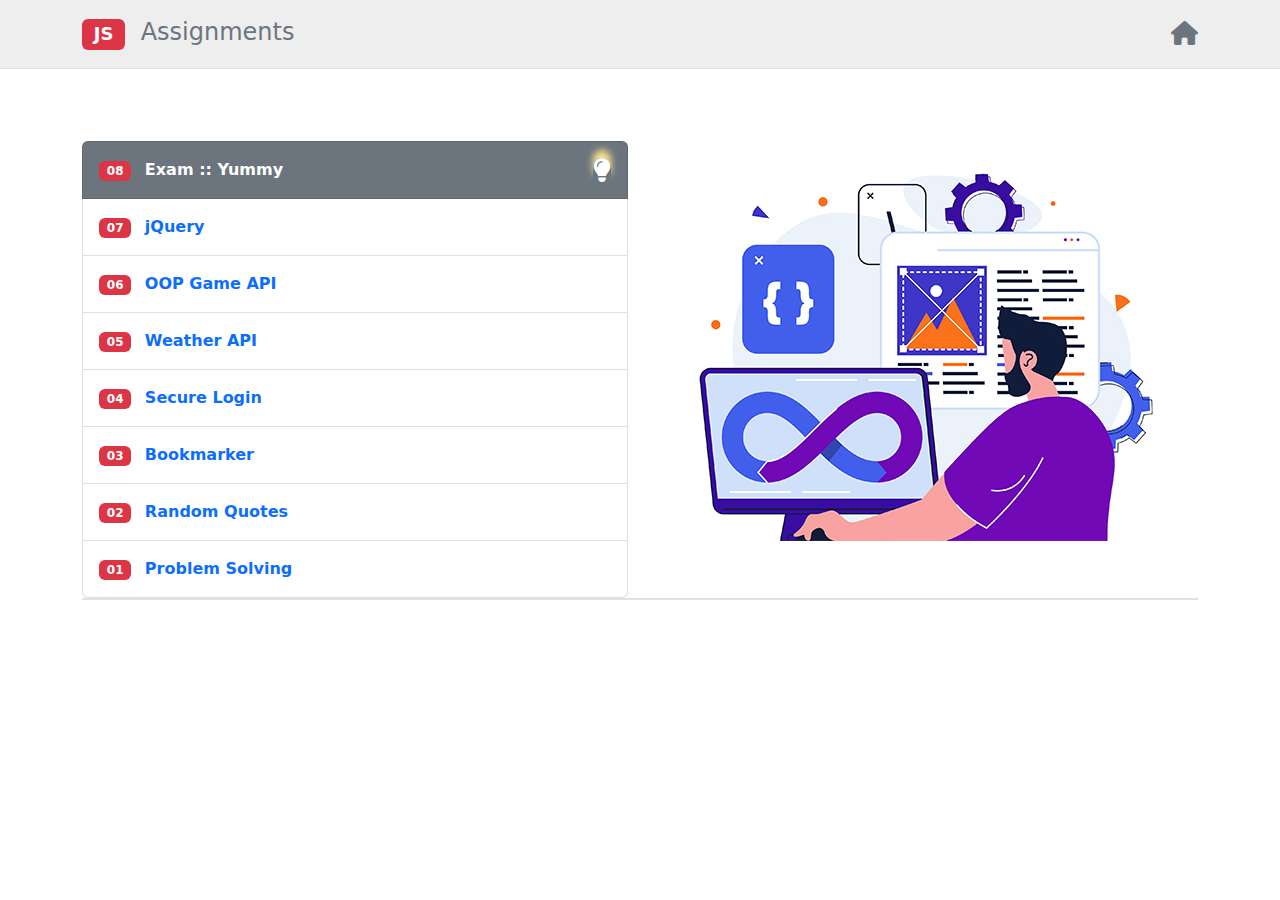
<file: index.html>
<!DOCTYPE html>
<html lang="en">
  <head>
    <meta charset="UTF-8" />
    <meta http-equiv="X-UA-Compatible" content="IE=edge" />
    <meta name="viewport" content="width=device-width, initial-scale=1.0" />

    <!-- Bootstrap -->
    <link rel="stylesheet" href="assets/css/bootstrap.min.css" />
    <!-- Font-Awesome -->
    <link rel="stylesheet" href="assets/css/all.min.css" />

    <title>JS Assignments Index</title>
  </head>

  <body>
    <header class="border-bottom mb-5" style="background-color: #eee">
      <div class="container">
        <div class="py-3 d-flex justify-content-between align-items-center">
          <h1 class="text-primary m-0 fs-4">
            <span class="badge bg-danger me-2">JS</span> <span class="text-muted">Assignments</span>
          </h1>
          <a href="../index.html" style="font-size: 1.5rem" class="text-muted" title="Back to Home"
            ><i class="fa fa-home"></i
          ></a>
        </div>
      </div>
    </header>

    <div class="container py-4">
      <div class="wrapper border-bottom border-2 border-muted">
        <div class="row align-item-center">
          <div class="col-6">
            <div class="wrapper d-flex align-items-center h-100">
              <ul class="list-group w-100">
                <li
                  class="list-group-item bg-secondary py-3 d-flex align-items-center"
                  aria-current="true"
                >
                  <a
                    href="Exam-Yummy/js-exam-yummy.html"
                    class="text-decoration-none text-white d-block fw-semibold flex-grow-1"
                  >
                    <span class="badge bg-danger me-2">08</span> Exam :: Yummy
                  </a>
                  <i
                    class="ms-auto text-white fa-solid fa-lightbulb fs-4"
                    style="box-shadow: 0 -8px 7px #ffe38e; border-radius: 45% 45% 0 0"
                  ></i>
                </li>
                <li class="list-group-item py-3 d-flex align-items-center" aria-current="true">
                  <a
                    href="JS-Assignment-07-jQuery/js-assignment-07-jQuery.html"
                    class="text-decoration-none d-block fw-semibold flex-grow-1"
                  >
                    <span class="badge bg-danger me-2">07</span> jQuery
                  </a>
                </li>
                <li class="list-group-item py-3">
                  <a
                    href="JS-Assignment-06-oop-game-api/js-assignment-06-oop-game-api.html"
                    class="text-decoration-none d-block fw-semibold flex-grow-1"
                  >
                    <span class="badge bg-danger me-2">06</span> OOP Game API
                  </a>
                </li>
                <li class="list-group-item py-3">
                  <a
                    href="JS-Assignment-05-weather-api/js-assignment-05-weather-api.html"
                    class="text-decoration-none d-block fw-semibold flex-grow-1"
                  >
                    <span class="badge bg-danger me-2">05</span> Weather API
                  </a>
                </li>
                <li class="list-group-item py-3">
                  <a
                    href="JS-Assignment-04-secure-login/js-assignment-04-LOG.html"
                    class="text-decoration-none d-block fw-semibold flex-grow-1"
                  >
                    <span class="badge bg-danger me-2">04</span> Secure Login
                  </a>
                </li>
                <li class="list-group-item py-3">
                  <a
                    href="JS-Assignment-03-book-marker/js-assignment-03-book-marker.html"
                    class="text-decoration-none d-block fw-semibold flex-grow-1"
                  >
                    <span class="badge bg-danger me-2">03</span> Bookmarker
                  </a>
                </li>
                <li class="list-group-item py-3">
                  <a
                    href="JS-Assignment-02-Random-Quotes/js-assignment-02-random-quotes.html"
                    class="text-decoration-none d-block fw-semibold"
                  >
                    <span class="badge bg-danger me-2">02</span> Random Quotes
                  </a>
                </li>
                <li class="list-group-item py-3">
                  <a
                    href="JS-Assignement-01-Problem-Solving/js-assignment-01.html"
                    class="text-decoration-none d-block fw-semibold flex-grow-1"
                  >
                    <span class="badge bg-danger me-2">01</span> Problem Solving
                  </a>
                </li>
              </ul>
            </div>
          </div>
          <div class="col-6">
            <div class="wrapper text-center">
              <img src="assets/imgs/footer-bg.jpg" class="img-fluid" alt="" />
            </div>
          </div>
        </div>
      </div>
    </div>
  </body>
</html>
</file>
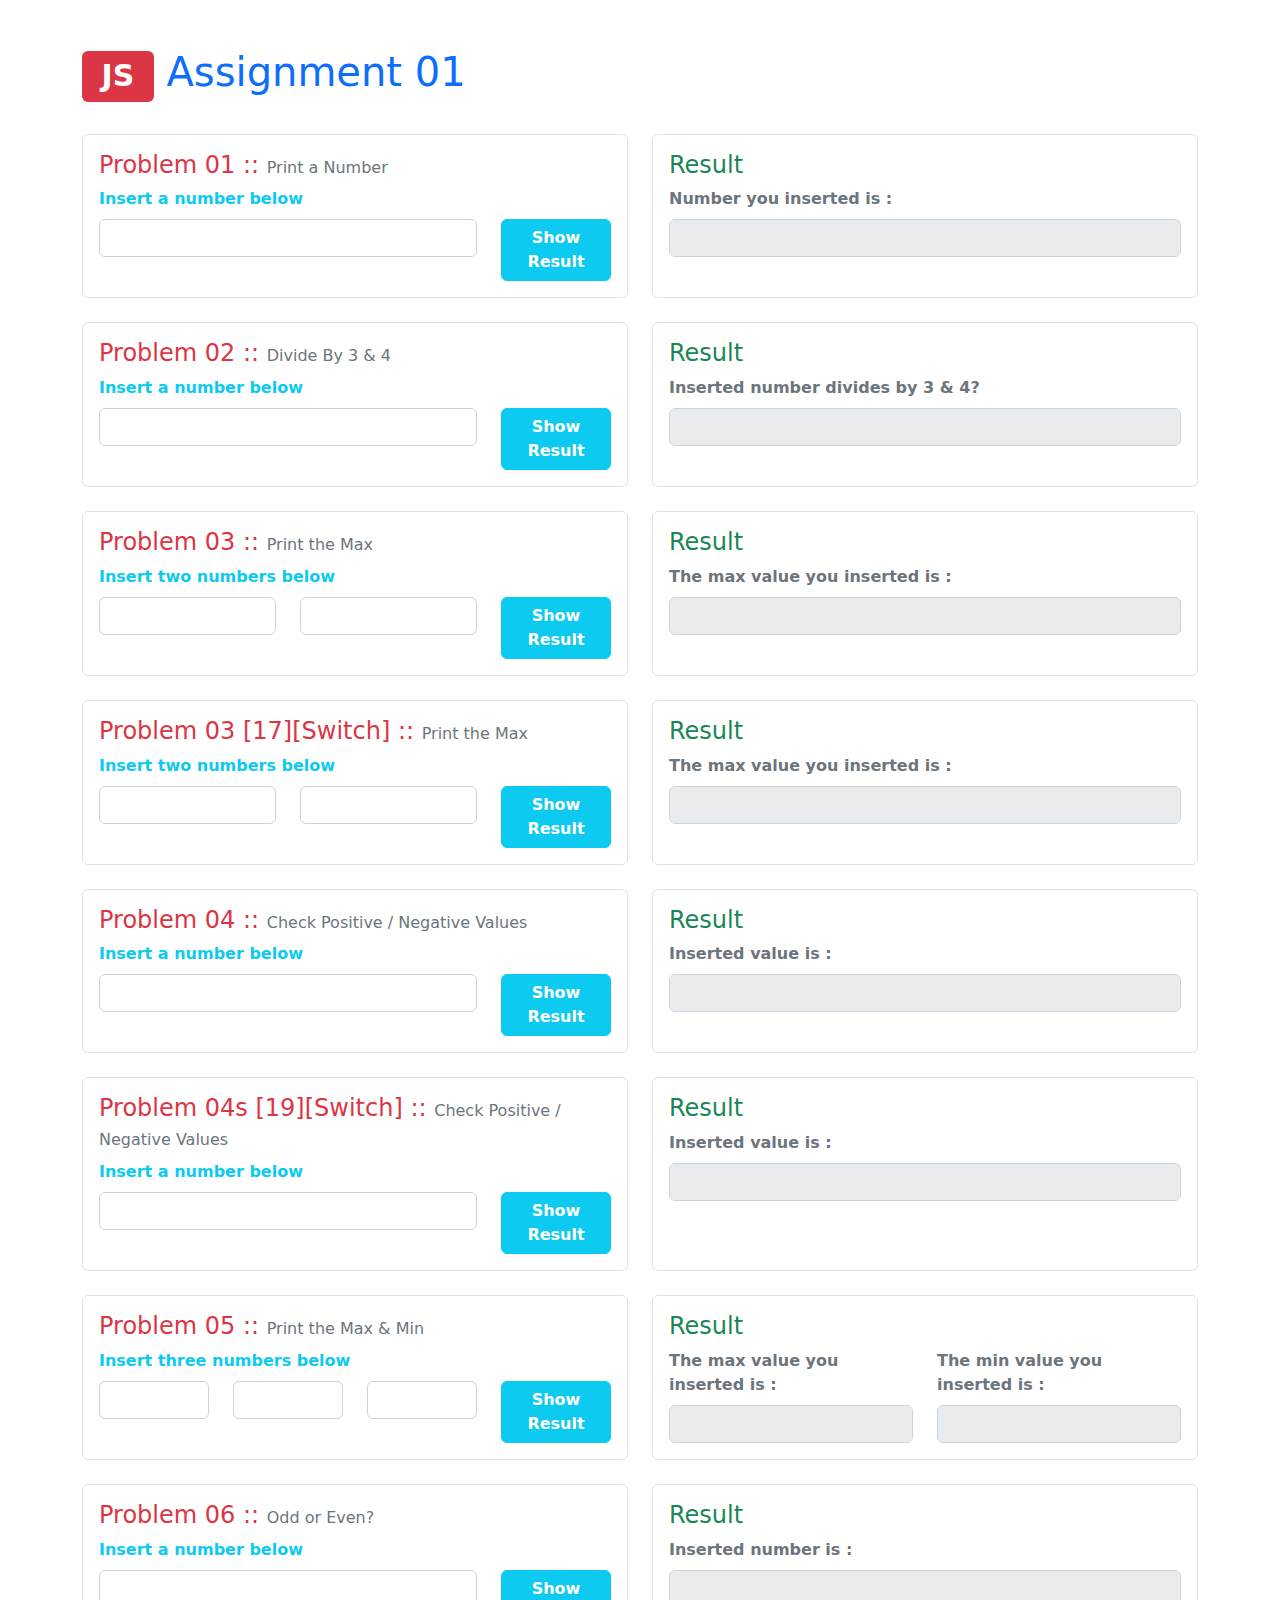
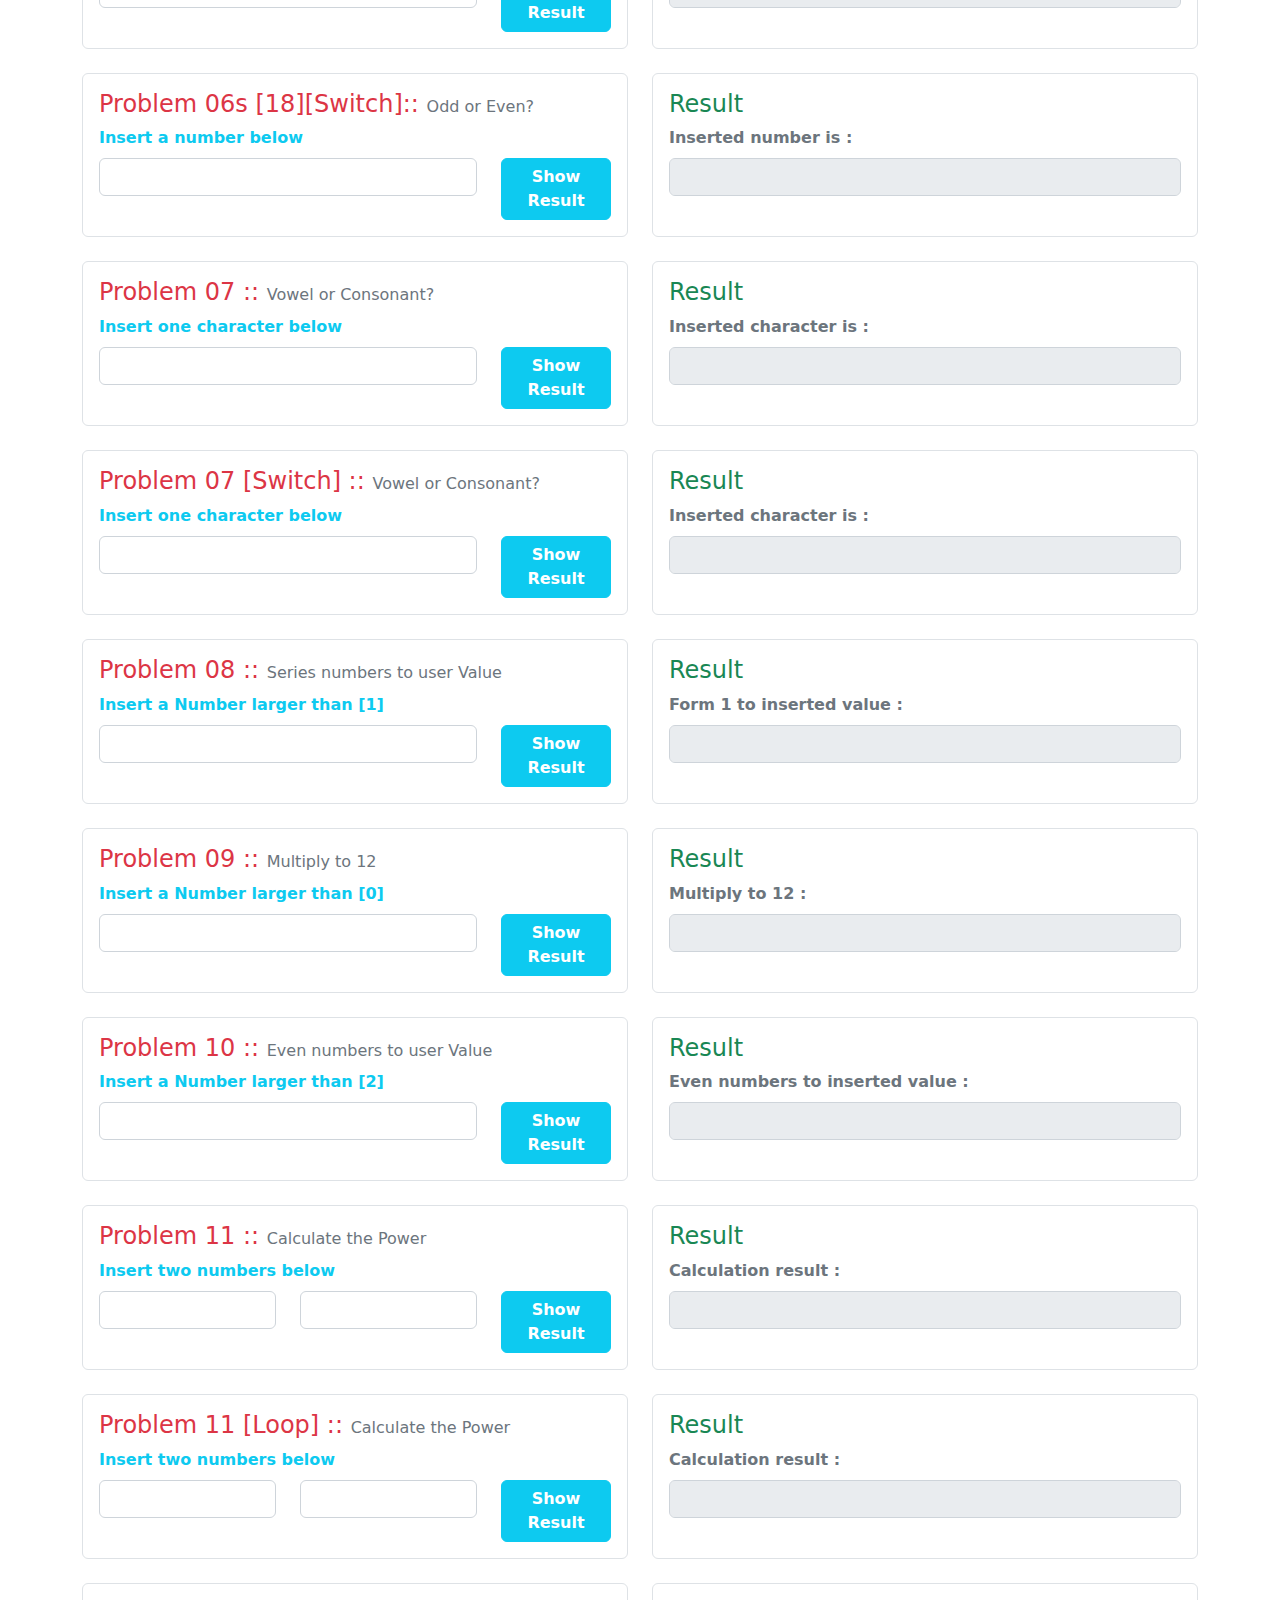
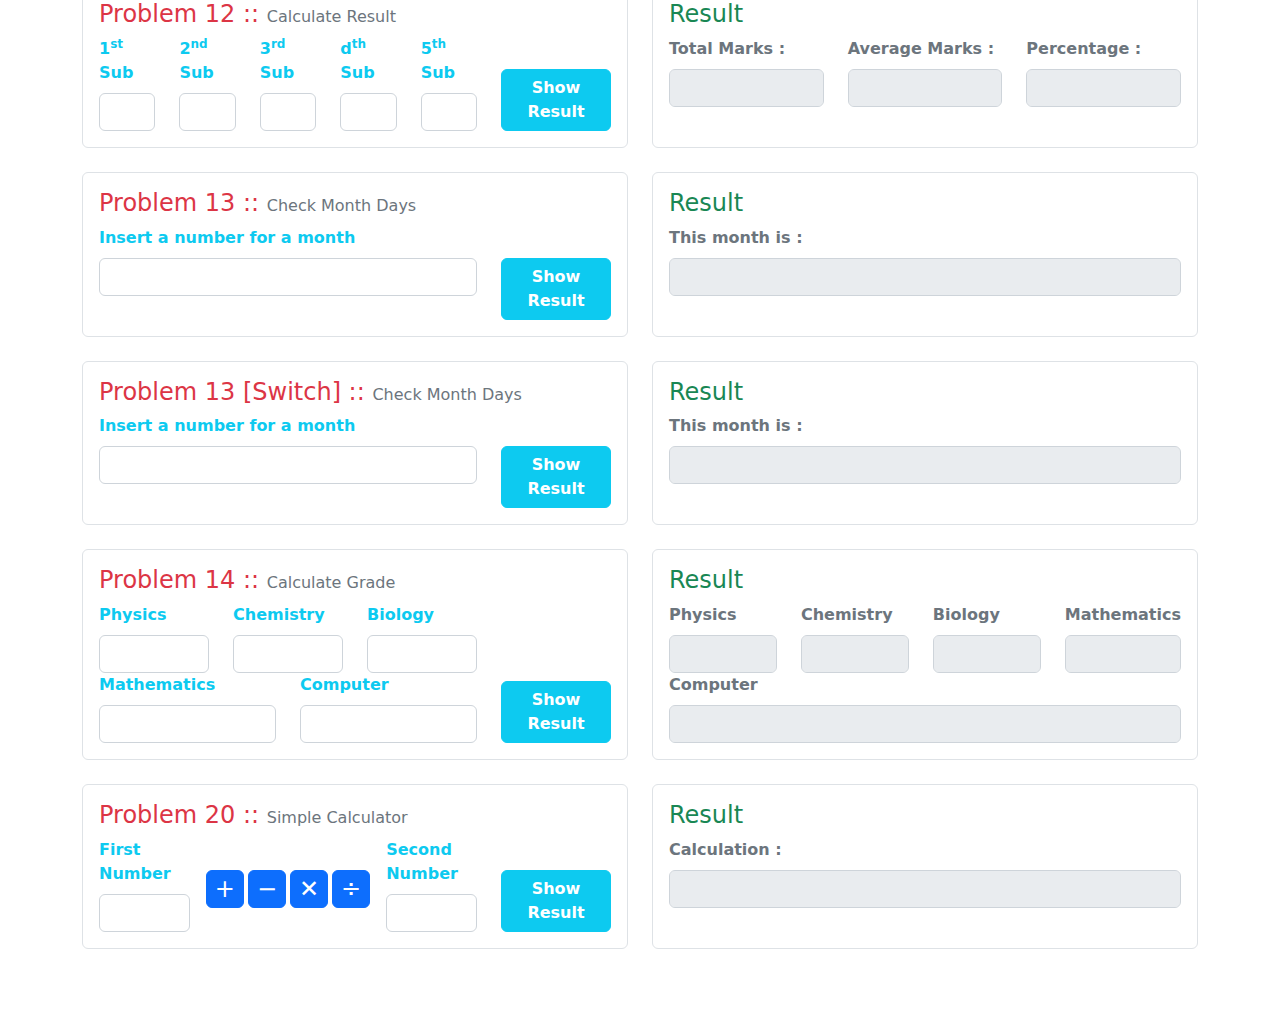
<file: JS - Assignement 01 - Problem Solving/js-assignment-01.html>
<!DOCTYPE html>
<html lang="en">

<head>
    <meta charset="UTF-8">
    <meta http-equiv="X-UA-Compatible" content="IE=edge">
    <meta name="viewport" content="width=device-width, initial-scale=1.0">

    <!-- Bootstrap -->
    <link rel="stylesheet" href="css/bootstrap.min.css">
    <title>JS :: Assignment 01</title>
</head>

<body>
    <div class="container py-5">
        <h1 class="text-primary pb-4"><span class="badge bg-danger">JS</span> Assignment 01</h1>

        <!-- Problem 01 -->
        <section id="pro-01" class="mb-4">
            <div class="row">
                <div class="col-md-6">
                    <div class="border rounded p-3">
                        <h2 class="text-danger fs-4">Problem 01 :: <small class="text-muted fs-6">Print a Number</small>
                        </h2>
                        <form action="" class="pro">
                            <div class="form-group">
                                <label for="" class="d-block mb-2 text-info fw-semibold">Insert a number below</label>
                                <div class="row">
                                    <div class="col-9">
                                        <input type="text" name="" id="pro01-input" class="form-control">
                                    </div>
                                    <div class="col-3">
                                        <button id="pro01-btn" onclick="get01Result()" type="button"
                                            class="btn btn-info w-100 fw-semibold text-capetalize text-white">Show
                                            Result</button>
                                    </div>
                                </div>
                            </div>
                        </form>
                    </div>
                </div>
                <div class="col-md-6">
                    <div class="border rounded p-3 res h-100">
                        <h2 class="w-100 text-success fs-4">Result</h2>
                        <label class="d-block text-muted fw-semibold mb-2">Number you inserted is :</label>
                        <input id="pro01-result" class="w-100 form-control" disabled>
                    </div>
                </div>
            </div>
        </section>

        <!-- Problem 02 -->
        <section id="pro-02" class="mb-4">
            <div class="row">
                <div class="col-md-6">
                    <div class="border rounded p-3">
                        <h2 class="text-danger fs-4">Problem 02 :: <small class="text-muted fs-6">Divide By 3 &
                                4</small>
                        </h2>
                        <form action="" class="pro">
                            <div class="form-group">
                                <label for="" class="d-block mb-2 text-info fw-semibold">Insert a number below</label>
                                <div class="row">
                                    <div class="col-9">
                                        <input type="text" name="" id="pro02-input" class="form-control">
                                    </div>
                                    <div class="col-3">
                                        <button id="pro02-btn" onclick="get02Result()" type="button"
                                            class="btn btn-info w-100 fw-semibold text-capetalize text-white">Show
                                            Result</button>
                                    </div>
                                </div>
                            </div>
                        </form>
                    </div>
                </div>
                <div class="col-md-6">
                    <div class="border rounded p-3 res h-100">
                        <h2 class="w-100 text-success fs-4">Result</h2>
                        <label class="d-block text-muted fw-semibold mb-2">Inserted number divides by 3 & 4?</label>
                        <input id="pro02-result" class="w-100 form-control" disabled>
                    </div>
                </div>
            </div>
        </section>

        <!-- Problem 03 -->
        <section id="pro-03" class="mb-4">
            <div class="row">
                <div class="col-md-6">
                    <div class="border rounded p-3">
                        <h2 class="text-danger fs-4">Problem 03 :: <small class="text-muted fs-6">Print the Max</small>
                        </h2>
                        <form action="" class="pro">
                            <div class="form-group">
                                <label for="" class="d-block mb-2 text-info fw-semibold">Insert two numbers
                                    below</label>
                                <div class="row">
                                    <div class="col-9">
                                        <div class="row">
                                            <div class="col-6">
                                                <input type="text" name="" id="pro03-01-input" class="form-control">
                                            </div>
                                            <div class="col-6">
                                                <input type="text" name="" id="pro03-02-input" class="form-control">
                                            </div>
                                        </div>
                                    </div>
                                    <div class="col-3">
                                        <button id="pro03-btn" onclick="get03Result()" type="button"
                                            class="btn btn-info w-100 fw-semibold text-capetalize text-white">Show
                                            Result</button>
                                    </div>
                                </div>
                            </div>
                        </form>
                    </div>
                </div>
                <div class="col-md-6">
                    <div class="border rounded p-3 res h-100">
                        <h2 class="w-100 text-success fs-4">Result</h2>
                        <label class="d-block text-muted fw-semibold mb-2">The max value you inserted is :</label>
                        <input id="pro03-result" class="w-100 form-control" disabled>
                    </div>
                </div>
            </div>
        </section>

        <!-- Problem 03 [17][Switch] -->
        <section id="pro-03s" class="mb-4">
            <div class="row">
                <div class="col-md-6">
                    <div class="border rounded p-3">
                        <h2 class="text-danger fs-4">Problem 03 [17][Switch] :: <small class="text-muted fs-6">Print the
                                Max</small>
                        </h2>
                        <form action="" class="pro">
                            <div class="form-group">
                                <label for="" class="d-block mb-2 text-info fw-semibold">Insert two numbers
                                    below</label>
                                <div class="row">
                                    <div class="col-9">
                                        <div class="row">
                                            <div class="col-6">
                                                <input type="text" name="" id="pro03s-01-input" class="form-control">
                                            </div>
                                            <div class="col-6">
                                                <input type="text" name="" id="pro03s-02-input" class="form-control">
                                            </div>
                                        </div>
                                    </div>
                                    <div class="col-3">
                                        <button id="pro03s-btn" onclick="get03sResult()" type="button"
                                            class="btn btn-info w-100 fw-semibold text-capetalize text-white">Show
                                            Result</button>
                                    </div>
                                </div>
                            </div>
                        </form>
                    </div>
                </div>
                <div class="col-md-6">
                    <div class="border rounded p-3 res h-100">
                        <h2 class="w-100 text-success fs-4">Result</h2>
                        <label class="d-block text-muted fw-semibold mb-2">The max value you inserted is :</label>
                        <input id="pro03s-result" class="w-100 form-control" disabled>
                    </div>
                </div>
            </div>
        </section>

        <!-- Problem 04 -->
        <section id="pro-04" class="mb-4">
            <div class="row">
                <div class="col-md-6">
                    <div class="border rounded p-3">
                        <h2 class="text-danger fs-4">Problem 04 :: <small class="text-muted fs-6">Check Positive /
                                Negative Values</small>
                        </h2>
                        <form action="" class="pro">
                            <div class="form-group">
                                <label for="" class="d-block mb-2 text-info fw-semibold">Insert a number below</label>
                                <div class="row">
                                    <div class="col-9">
                                        <input type="text" name="" id="pro04-input" class="form-control">
                                    </div>
                                    <div class="col-3">
                                        <button id="pro04-btn" onclick="get04Result()" type="button"
                                            class="btn btn-info w-100 fw-semibold text-capetalize text-white">Show
                                            Result</button>
                                    </div>
                                </div>
                            </div>
                        </form>
                    </div>
                </div>
                <div class="col-md-6">
                    <div class="border rounded p-3 res h-100">
                        <h2 class="w-100 text-success fs-4">Result</h2>
                        <label class="d-block text-muted fw-semibold mb-2">Inserted value is :</label>
                        <input id="pro04-result" class="w-100 form-control" disabled>
                    </div>
                </div>
            </div>
        </section>

        <!-- Problem 04 [19][Switch] -->
        <section id="pro-04s" class="mb-4">
            <div class="row">
                <div class="col-md-6">
                    <div class="border rounded p-3">
                        <h2 class="text-danger fs-4">Problem 04s [19][Switch] :: <small class="text-muted fs-6">Check
                                Positive /
                                Negative Values</small>
                        </h2>
                        <form action="" class="pro">
                            <div class="form-group">
                                <label for="" class="d-block mb-2 text-info fw-semibold">Insert a number below</label>
                                <div class="row">
                                    <div class="col-9">
                                        <input type="text" name="" id="pro04s-input" class="form-control">
                                    </div>
                                    <div class="col-3">
                                        <button id="pro04s-btn" onclick="get04sResult()" type="button"
                                            class="btn btn-info w-100 fw-semibold text-capetalize text-white">Show
                                            Result</button>
                                    </div>
                                </div>
                            </div>
                        </form>
                    </div>
                </div>
                <div class="col-md-6">
                    <div class="border rounded p-3 res h-100">
                        <h2 class="w-100 text-success fs-4">Result</h2>
                        <label class="d-block text-muted fw-semibold mb-2">Inserted value is :</label>
                        <input id="pro04s-result" class="w-100 form-control" disabled>
                    </div>
                </div>
            </div>
        </section>

        <!-- Problem 05 -->
        <section id="pro-05" class="mb-4">
            <div class="row">
                <div class="col-md-6">
                    <div class="border rounded p-3">
                        <h2 class="text-danger fs-4">Problem 05 :: <small class="text-muted fs-6">Print the Max &
                                Min</small>
                        </h2>
                        <form action="" class="pro">
                            <div class="form-group">
                                <label for="" class="d-block mb-2 text-info fw-semibold">Insert three numbers
                                    below</label>
                                <div class="row">
                                    <div class="col-9">
                                        <div class="row">
                                            <div class="col-4">
                                                <input type="text" name="" id="pro05-01-input" class="form-control">
                                            </div>
                                            <div class="col-4">
                                                <input type="text" name="" id="pro05-02-input" class="form-control">
                                            </div>
                                            <div class="col-4">
                                                <input type="text" name="" id="pro05-03-input" class="form-control">
                                            </div>
                                        </div>
                                    </div>
                                    <div class="col-3">
                                        <button id="pro05-btn" onclick="get05Result()" type="button"
                                            class="btn btn-info w-100 fw-semibold text-capetalize text-white">Show
                                            Result</button>
                                    </div>
                                </div>
                            </div>
                        </form>
                    </div>
                </div>
                <div class="col-md-6">
                    <div class="border rounded p-3 res h-100">
                        <h2 class="w-100 text-success fs-4">Result</h2>
                        <div class="row">
                            <div class="col-6">
                                <label class="d-block text-muted fw-semibold mb-2">The max value you inserted is
                                    :</label>
                                <input id="pro05-01-result" class="w-100 form-control" disabled>
                            </div>
                            <div class="col-6">
                                <label class="d-block text-muted fw-semibold mb-2">The min value you inserted is
                                    :</label>
                                <input id="pro05-02-result" class="w-100 form-control" disabled>
                            </div>
                        </div>

                    </div>
                </div>
            </div>
        </section>

        <!-- Problem 06 -->
        <section id="pro-06" class="mb-4">
            <div class="row">
                <div class="col-md-6">
                    <div class="border rounded p-3">
                        <h2 class="text-danger fs-4">Problem 06 :: <small class="text-muted fs-6">Odd or Even?</small>
                        </h2>
                        <form action="" class="pro">
                            <div class="form-group">
                                <label for="" class="d-block mb-2 text-info fw-semibold">Insert a number below</label>
                                <div class="row">
                                    <div class="col-9">
                                        <input type="text" name="" id="pro06-input" class="form-control">
                                    </div>
                                    <div class="col-3">
                                        <button id="pro06-btn" onclick="get06Result()" type="button"
                                            class="btn btn-info w-100 fw-semibold text-capetalize text-white">Show
                                            Result</button>
                                    </div>
                                </div>
                            </div>
                        </form>
                    </div>
                </div>
                <div class="col-md-6">
                    <div class="border rounded p-3 res h-100">
                        <h2 class="w-100 text-success fs-4">Result</h2>
                        <label class="d-block text-muted fw-semibold mb-2">Inserted number is :</label>
                        <input id="pro06-result" class="w-100 form-control" disabled>
                    </div>
                </div>
            </div>
        </section>

        <!-- Problem 06s [18][Switch] -->
        <section id="pro-06s" class="mb-4">
            <div class="row">
                <div class="col-md-6">
                    <div class="border rounded p-3">
                        <h2 class="text-danger fs-4">Problem 06s [18][Switch]:: <small class="text-muted fs-6">Odd or
                                Even?</small>
                        </h2>
                        <form action="" class="pro">
                            <div class="form-group">
                                <label for="" class="d-block mb-2 text-info fw-semibold">Insert a number below</label>
                                <div class="row">
                                    <div class="col-9">
                                        <input type="text" name="" id="pro06s-input" class="form-control">
                                    </div>
                                    <div class="col-3">
                                        <button id="pro06s-btn" onclick="get06sResult()" type="button"
                                            class="btn btn-info w-100 fw-semibold text-capetalize text-white">Show
                                            Result</button>
                                    </div>
                                </div>
                            </div>
                        </form>
                    </div>
                </div>
                <div class="col-md-6">
                    <div class="border rounded p-3 res h-100">
                        <h2 class="w-100 text-success fs-4">Result</h2>
                        <label class="d-block text-muted fw-semibold mb-2">Inserted number is :</label>
                        <input id="pro06s-result" class="w-100 form-control" disabled>
                    </div>
                </div>
            </div>
        </section>

        <!-- Problem 07 -->
        <section id="pro-07" class="mb-4">
            <div class="row">
                <div class="col-md-6">
                    <div class="border rounded p-3">
                        <h2 class="text-danger fs-4">Problem 07 :: <small class="text-muted fs-6">Vowel or
                                Consonant?</small>
                        </h2>
                        <form action="" class="pro">
                            <div class="form-group">
                                <label for="" class="d-block mb-2 text-info fw-semibold">Insert one character
                                    below</label>
                                <div class="row">
                                    <div class="col-9">
                                        <input type="text" name="" id="pro07-input" class="form-control" maxlength="1">
                                    </div>
                                    <div class="col-3">
                                        <button id="pro07-btn" onclick="get07Result()" type="button"
                                            class="btn btn-info w-100 fw-semibold text-capetalize text-white">Show
                                            Result</button>
                                    </div>
                                </div>
                            </div>
                        </form>
                    </div>
                </div>
                <div class="col-md-6">
                    <div class="border rounded p-3 res h-100">
                        <h2 class="w-100 text-success fs-4">Result</h2>
                        <label class="d-block text-muted fw-semibold mb-2">Inserted character is :</label>
                        <input id="pro07-result" class="w-100 form-control" disabled>
                    </div>
                </div>
            </div>
        </section>

        <!-- Problem 07s [16][Switch] -->
        <section id="pro-07s" class="mb-4">
            <div class="row">
                <div class="col-md-6">
                    <div class="border rounded p-3">
                        <h2 class="text-danger fs-4">Problem 07 [Switch] :: <small class="text-muted fs-6">Vowel or
                                Consonant?</small>
                        </h2>
                        <form action="" class="pro">
                            <div class="form-group">
                                <label for="" class="d-block mb-2 text-info fw-semibold">Insert one character
                                    below</label>
                                <div class="row">
                                    <div class="col-9">
                                        <input type="text" name="" id="pro07s-input" class="form-control" maxlength="1">
                                    </div>
                                    <div class="col-3">
                                        <button id="pro07s-btn" onclick="get07sResult()" type="button"
                                            class="btn btn-info w-100 fw-semibold text-capetalize text-white">Show
                                            Result</button>
                                    </div>
                                </div>
                            </div>
                        </form>
                    </div>
                </div>
                <div class="col-md-6">
                    <div class="border rounded p-3 res h-100">
                        <h2 class="w-100 text-success fs-4">Result</h2>
                        <label class="d-block text-muted fw-semibold mb-2">Inserted character is :</label>
                        <input id="pro07s-result" class="w-100 form-control" disabled>
                    </div>
                </div>
            </div>
        </section>

        <!-- Problem 08 -->
        <section id="pro-08" class="mb-4">
            <div class="row">
                <div class="col-md-6">
                    <div class="border rounded p-3">
                        <h2 class="text-danger fs-4">Problem 08 :: <small class="text-muted fs-6">Series numbers to user
                                Value</small>
                        </h2>
                        <form action="" class="pro">
                            <div class="form-group">
                                <label for="" class="d-block mb-2 text-info fw-semibold">Insert a Number larger than
                                    [1]</label>
                                <div class="row">
                                    <div class="col-9">
                                        <input type="text" name="" id="pro08-input" class="form-control">
                                    </div>
                                    <div class="col-3">
                                        <button id="pro08-btn" onclick="get08Result()" type="button"
                                            class="btn btn-info w-100 fw-semibold text-capetalize text-white">Show
                                            Result</button>
                                    </div>
                                </div>
                            </div>
                        </form>
                    </div>
                </div>
                <div class="col-md-6">
                    <div class="border rounded p-3 res h-100">
                        <h2 class="w-100 text-success fs-4">Result</h2>
                        <label class="d-block text-muted fw-semibold mb-2">Form 1 to inserted value :</label>
                        <input id="pro08-result" class="w-100 form-control" disabled>
                    </div>
                </div>
            </div>
        </section>

        <!-- Problem 09 -->
        <section id="pro-09" class="mb-4">
            <div class="row">
                <div class="col-md-6">
                    <div class="border rounded p-3">
                        <h2 class="text-danger fs-4">Problem 09 :: <small class="text-muted fs-6">Multiply to 12</small>
                        </h2>
                        <form action="" class="pro">
                            <div class="form-group">
                                <label for="" class="d-block mb-2 text-info fw-semibold">Insert a Number larger than
                                    [0]</label>
                                <div class="row">
                                    <div class="col-9">
                                        <input type="text" name="" id="pro09-input" class="form-control">
                                    </div>
                                    <div class="col-3">
                                        <button id="pro09-btn" onclick="get09Result()" type="button"
                                            class="btn btn-info w-100 fw-semibold text-capetalize text-white">Show
                                            Result</button>
                                    </div>
                                </div>
                            </div>
                        </form>
                    </div>
                </div>
                <div class="col-md-6">
                    <div class="border rounded p-3 res h-100">
                        <h2 class="w-100 text-success fs-4">Result</h2>
                        <label class="d-block text-muted fw-semibold mb-2">Multiply to 12 :</label>
                        <input id="pro09-result" class="w-100 form-control" disabled>
                    </div>
                </div>
            </div>
        </section>

        <!-- Problem 10 -->
        <section id="pro-10" class="mb-4">
            <div class="row">
                <div class="col-md-6">
                    <div class="border rounded p-3">
                        <h2 class="text-danger fs-4">Problem 10 :: <small class="text-muted fs-6">Even numbers to user
                                Value</small>
                        </h2>
                        <form action="" class="pro">
                            <div class="form-group">
                                <label for="" class="d-block mb-2 text-info fw-semibold">Insert a Number larger than
                                    [2]</label>
                                <div class="row">
                                    <div class="col-9">
                                        <input type="text" name="" id="pro10-input" class="form-control">
                                    </div>
                                    <div class="col-3">
                                        <button id="pro10-btn" onclick="get10Result()" type="button"
                                            class="btn btn-info w-100 fw-semibold text-capetalize text-white">Show
                                            Result</button>
                                    </div>
                                </div>
                            </div>
                        </form>
                    </div>
                </div>
                <div class="col-md-6">
                    <div class="border rounded p-3 res h-100">
                        <h2 class="w-100 text-success fs-4">Result</h2>
                        <label class="d-block text-muted fw-semibold mb-2">Even numbers to inserted value :</label>
                        <input id="pro10-result" class="w-100 form-control" disabled>
                    </div>
                </div>
            </div>
        </section>

        <!-- Problem 11 -->
        <section id="pro-11" class="mb-4">
            <div class="row">
                <div class="col-md-6">
                    <div class="border rounded p-3">
                        <h2 class="text-danger fs-4">Problem 11 :: <small class="text-muted fs-6">Calculate the
                                Power</small>
                        </h2>
                        <form action="" class="pro">
                            <div class="form-group">
                                <label for="" class="d-block mb-2 text-info fw-semibold">Insert two numbers
                                    below</label>
                                <div class="row">
                                    <div class="col-9">
                                        <div class="row">
                                            <div class="col-6">
                                                <input type="text" name="" id="pro11-01-input" class="form-control">
                                            </div>
                                            <div class="col-6">
                                                <input type="text" name="" id="pro11-02-input" class="form-control">
                                            </div>
                                        </div>
                                    </div>
                                    <div class="col-3">
                                        <button id="pro11-btn" onclick="get11Result()" type="button"
                                            class="btn btn-info w-100 fw-semibold text-capetalize text-white">Show
                                            Result</button>
                                    </div>
                                </div>
                            </div>
                        </form>
                    </div>
                </div>
                <div class="col-md-6">
                    <div class="border rounded p-3 res h-100">
                        <h2 class="w-100 text-success fs-4">Result</h2>
                        <label class="d-block text-muted fw-semibold mb-2">Calculation result :</label>
                        <input id="pro11-result" class="w-100 form-control" disabled>
                    </div>
                </div>
            </div>
        </section>

        <!-- Problem 11 [Loop]-->
        <section id="pro-11l" class="mb-4">
            <div class="row">
                <div class="col-md-6">
                    <div class="border rounded p-3">
                        <h2 class="text-danger fs-4">Problem 11 [Loop] :: <small class="text-muted fs-6">Calculate the
                                Power</small>
                        </h2>
                        <form action="" class="pro">
                            <div class="form-group">
                                <label for="" class="d-block mb-2 text-info fw-semibold">Insert two numbers
                                    below</label>
                                <div class="row">
                                    <div class="col-9">
                                        <div class="row">
                                            <div class="col-6">
                                                <input type="text" name="" id="pro11l-01-input" class="form-control">
                                            </div>
                                            <div class="col-6">
                                                <input type="text" name="" id="pro11l-02-input" class="form-control">
                                            </div>
                                        </div>
                                    </div>
                                    <div class="col-3">
                                        <button id="pro11l-btn" onclick="get11lResult()" type="button"
                                            class="btn btn-info w-100 fw-semibold text-capetalize text-white">Show
                                            Result</button>
                                    </div>
                                </div>
                            </div>
                        </form>
                    </div>
                </div>
                <div class="col-md-6">
                    <div class="border rounded p-3 res h-100">
                        <h2 class="w-100 text-success fs-4">Result</h2>
                        <label class="d-block text-muted fw-semibold mb-2">Calculation result :</label>
                        <input id="pro11l-result" class="w-100 form-control" disabled>
                    </div>
                </div>
            </div>
        </section>

        <!-- Problem 12 -->
        <section id="pro-12" class="mb-4">
            <div class="row">
                <div class="col-md-6">
                    <div class="border rounded p-3">
                        <h2 class="text-danger fs-4">Problem 12 :: <small class="text-muted fs-6">Calculate
                                Result</small>
                        </h2>
                        <form action="" class="pro">
                            <div class="form-group">
                                <div class="row align-items-end">
                                    <div class="col-9">
                                        <div class="row">
                                            <div class="col">
                                                <label for="" class="d-block mb-2 text-info fw-semibold">1<sup>st</sup>
                                                    Sub</label>
                                                <input type="text" name="" id="pro12-01-input" class="form-control">
                                            </div>
                                            <div class="col">
                                                <label for="" class="d-block mb-2 text-info fw-semibold">2<sup>nd</sup>
                                                    Sub</label>
                                                <input type="text" name="" id="pro12-02-input" class="form-control">
                                            </div>
                                            <div class="col">
                                                <label for="" class="d-block mb-2 text-info fw-semibold">3<sup>rd</sup>
                                                    Sub</label>
                                                <input type="text" name="" id="pro12-03-input" class="form-control">
                                            </div>
                                            <div class="col">
                                                <label for="" class="d-block mb-2 text-info fw-semibold">d<sup>th</sup>
                                                    Sub</label>
                                                <input type="text" name="" id="pro12-04-input" class="form-control">
                                            </div>
                                            <div class="col">
                                                <label for="" class="d-block mb-2 text-info fw-semibold">5<sup>th</sup>
                                                    Sub</label>
                                                <input type="text" name="" id="pro12-05-input" class="form-control">
                                            </div>
                                        </div>

                                    </div>
                                    <div class="col-3">
                                        <button id="pro12-btn" onclick="get12Result()" type="button"
                                            class="btn btn-info w-100 fw-semibold text-capetalize text-white">Show
                                            Result</button>
                                    </div>
                                </div>
                            </div>
                        </form>
                    </div>
                </div>
                <div class="col-md-6">
                    <div class="border rounded p-3 res h-100">
                        <h2 class="w-100 text-success fs-4">Result</h2>
                        <div class="row">
                            <div class="col">
                                <label class="d-block text-muted fw-semibold mb-2">Total Marks :</label>
                                <input id="pro12-01-result" class="w-100 form-control" disabled>
                            </div>
                            <div class="col">
                                <label class="d-block text-muted fw-semibold mb-2">Average Marks :</label>
                                <input id="pro12-02-result" class="w-100 form-control" disabled>
                            </div>
                            <div class="col">
                                <label class="d-block text-muted fw-semibold mb-2">Percentage :</label>
                                <input id="pro12-03-result" class="w-100 form-control" disabled>
                            </div>
                        </div>


                    </div>
                </div>
            </div>
        </section>

        <!-- Problem 13 -->
        <section id="pro-13" class="mb-4">
            <div class="row">
                <div class="col-md-6">
                    <div class="border rounded p-3">
                        <h2 class="text-danger fs-4">Problem 13 :: <small class="text-muted fs-6">Check Month
                                Days</small>
                        </h2>
                        <form action="" class="pro">
                            <div class="form-group">
                                <label for="" class="d-block mb-2 text-info fw-semibold">Insert a number for a
                                    month</label>
                                <div class="row">
                                    <div class="col-9">
                                        <input type="text" name="" id="pro13-input" class="form-control">
                                    </div>
                                    <div class="col-3">
                                        <button id="pro13-btn" onclick="get13Result()" type="button"
                                            class="btn btn-info w-100 fw-semibold text-capetalize text-white">Show
                                            Result</button>
                                    </div>
                                </div>
                            </div>
                        </form>
                    </div>
                </div>
                <div class="col-md-6">
                    <div class="border rounded p-3 res h-100">
                        <h2 class="w-100 text-success fs-4">Result</h2>
                        <label class="d-block text-muted fw-semibold mb-2">This month is :</label>
                        <input id="pro13-result" class="w-100 form-control" disabled>
                    </div>
                </div>
            </div>
        </section>

        <!-- Problem 13 [15][Switch] -->
        <section id="pro-13s" class="mb-4">
            <div class="row">
                <div class="col-md-6">
                    <div class="border rounded p-3">
                        <h2 class="text-danger fs-4">Problem 13 [Switch] :: <small class="text-muted fs-6">Check Month
                                Days</small>
                        </h2>
                        <form action="" class="pro">
                            <div class="form-group">
                                <label for="" class="d-block mb-2 text-info fw-semibold">Insert a number for a
                                    month</label>
                                <div class="row">
                                    <div class="col-9">
                                        <input type="text" name="" id="pro13s-input" class="form-control">
                                    </div>
                                    <div class="col-3">
                                        <button id="pro13s-btn" onclick="get13sResult()" type="button"
                                            class="btn btn-info w-100 fw-semibold text-capetalize text-white">Show
                                            Result</button>
                                    </div>
                                </div>
                            </div>
                        </form>
                    </div>
                </div>
                <div class="col-md-6">
                    <div class="border rounded p-3 res h-100">
                        <h2 class="w-100 text-success fs-4">Result</h2>
                        <label class="d-block text-muted fw-semibold mb-2">This month is :</label>
                        <input id="pro13s-result" class="w-100 form-control" disabled>
                    </div>
                </div>
            </div>
        </section>

        <!-- Problem 14 -->
        <section id="pro-14" class="mb-4">
            <div class="row">
                <div class="col-md-6">
                    <div class="border rounded p-3">
                        <h2 class="text-danger fs-4">Problem 14 :: <small class="text-muted fs-6">Calculate
                                Grade</small>
                        </h2>
                        <form action="" class="pro">
                            <div class="form-group">
                                <div class="row align-items-end">
                                    <div class="col-9">
                                        <div class="row">
                                            <div class="col">
                                                <label for="" class="d-block mb-2 text-info fw-semibold">Physics</label>
                                                <input type="text" name="" id="pro14-01-input" class="form-control">
                                            </div>
                                            <div class="col">
                                                <label for=""
                                                    class="d-block mb-2 text-info fw-semibold">Chemistry</label>
                                                <input type="text" name="" id="pro14-02-input" class="form-control">
                                            </div>
                                            <div class="col">
                                                <label for="" class="d-block mb-2 text-info fw-semibold">Biology</label>
                                                <input type="text" name="" id="pro14-03-input" class="form-control">
                                            </div>
                                            <div class="col">
                                                <label for=""
                                                    class="d-block mb-2 text-info fw-semibold">Mathematics</label>
                                                <input type="text" name="" id="pro14-04-input" class="form-control">
                                            </div>
                                            <div class="col">
                                                <label for=""
                                                    class="d-block mb-2 text-info fw-semibold">Computer</label>
                                                <input type="text" name="" id="pro14-05-input" class="form-control">
                                            </div>
                                        </div>

                                    </div>
                                    <div class="col-3">
                                        <button id="pro14-btn" onclick="get14Result()" type="button"
                                            class="btn btn-info w-100 fw-semibold text-capetalize text-white">Show
                                            Result</button>
                                    </div>
                                </div>
                            </div>
                        </form>
                    </div>
                </div>
                <div class="col-md-6">
                    <div class="border rounded p-3 res h-100">
                        <h2 class="w-100 text-success fs-4">Result</h2>
                        <div class="row">
                            <div class="col">
                                <label for="" class="d-block text-muted fw-semibold mb-2">Physics</label>
                                <input id="pro14-01-result" class="w-100 form-control" disabled>
                            </div>
                            <div class="col">
                                <label class="d-block text-muted fw-semibold mb-2">Chemistry</label>
                                <input id="pro14-02-result" class="w-100 form-control" disabled>
                            </div>
                            <div class="col">
                                <label class="d-block text-muted fw-semibold mb-2">Biology</label>
                                <input id="pro14-03-result" class="w-100 form-control" disabled>
                            </div>
                            <div class="col">
                                <label class="d-block text-muted fw-semibold mb-2">Mathematics</label>
                                <input id="pro14-04-result" class="w-100 form-control" disabled>
                            </div>
                            <div class="col">
                                <label class="d-block text-muted fw-semibold mb-2">Computer</label>
                                <input id="pro14-05-result" class="w-100 form-control" disabled>
                            </div>
                        </div>
                    </div>
                </div>
            </div>
        </section>

        <!-- Problem 20 -->
        <section id="pro-20" class="mb-4">
            <div class="row">
                <div class="col-md-6">
                    <div class="border rounded p-3">
                        <h2 class="text-danger fs-4">Problem 20 :: <small class="text-muted fs-6">Simple
                                Calculator</small>
                        </h2>
                        <form action="" class="pro">
                            <div class="form-group">
                                <div class="row align-items-end">
                                    <div class="col-9">
                                        <div class="row gx-3">
                                            <div class="col">
                                                <label for="" class="d-block mb-2 text-info fw-semibold">First
                                                    Number</label>
                                                <input type="text" name="" id="pro20-01-input" class="form-control">
                                            </div>
                                            <div class="col">
                                                <label for=""
                                                    class="d-block mb-2 text-info fw-semibold text-white">-</label>
                                                <div class="d-flex gap-1">
                                                    <button id="btn-plus" onclick="getOperator(this.id)"
                                                        class="btn btn-primary fs-4 py-0 px-2" type="button">+</button>
                                                    <button id="btn-minus" onclick="getOperator(this.id)"
                                                        class="btn btn-primary fs-4 py-0 px-2" type="button">−</button>
                                                    <button id="btn-times" onclick="getOperator(this.id)"
                                                        class="btn btn-primary fs-4 py-0 px-2" type="button">✕</button>
                                                    <button id="btn-div" onclick="getOperator(this.id)"
                                                        class="btn btn-primary fs-4 py-0 px-2" type="button">÷</button>
                                                </div>
                                            </div>
                                            <div class="col">
                                                <label for="" class="d-block mb-2 text-info fw-semibold">Second
                                                    Number</label>
                                                <input type="text" name="" id="pro20-02-input" class="form-control">
                                            </div>
                                        </div>

                                    </div>
                                    <div class="col-3">
                                        <button id="pro20-btn" onclick="get20Result()" type="button"
                                            class="btn btn-info w-100 fw-semibold text-capetalize text-white">Show
                                            Result</button>
                                    </div>
                                </div>
                            </div>
                        </form>
                    </div>
                </div>
                <div class="col-md-6">
                    <div class="border rounded p-3 res h-100">
                        <h2 class="w-100 text-success fs-4">Result</h2>
                        <label class="d-block text-muted fw-semibold mb-2">Calculation :</label>
                        <input id="pro20-result" class="w-100 form-control" disabled>
                    </div>
                </div>
            </div>
        </section>

    </div>
    <script src="js/scripts.js"></script>
</body>

</html>
</file>
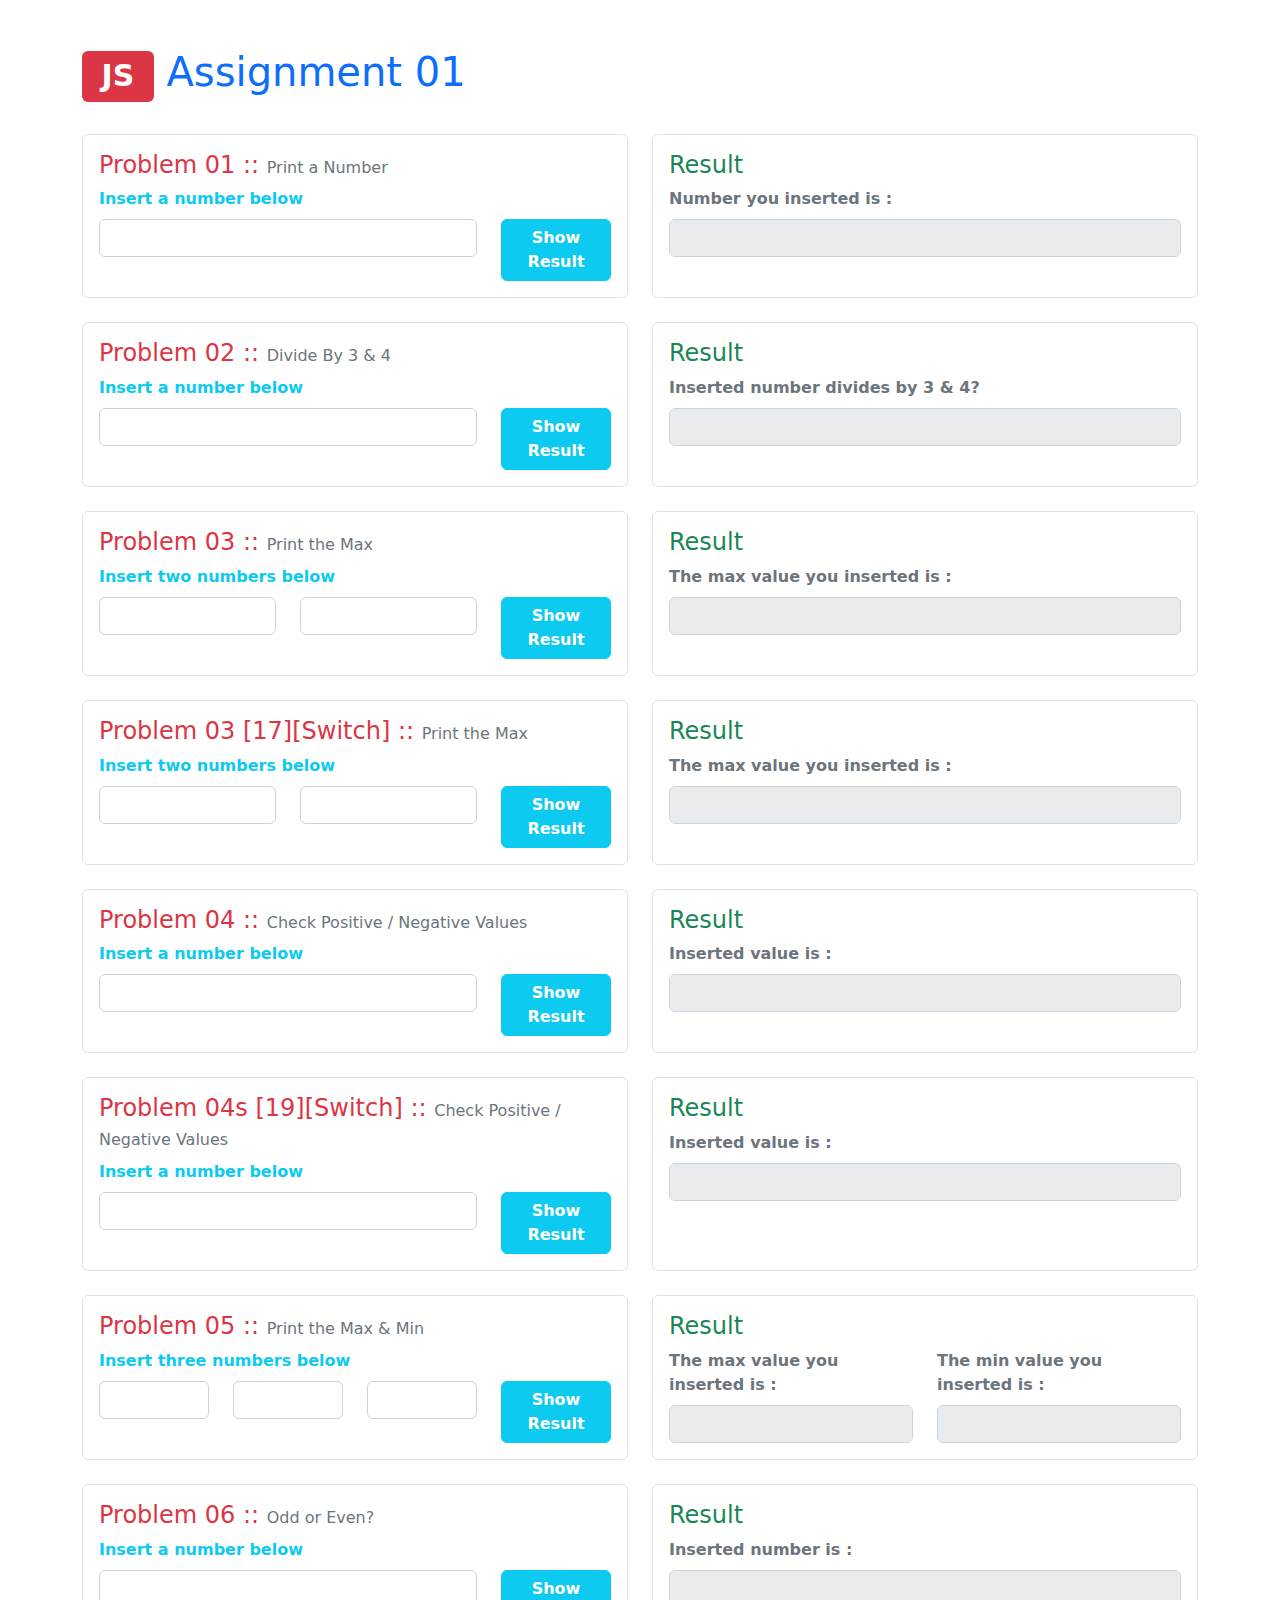
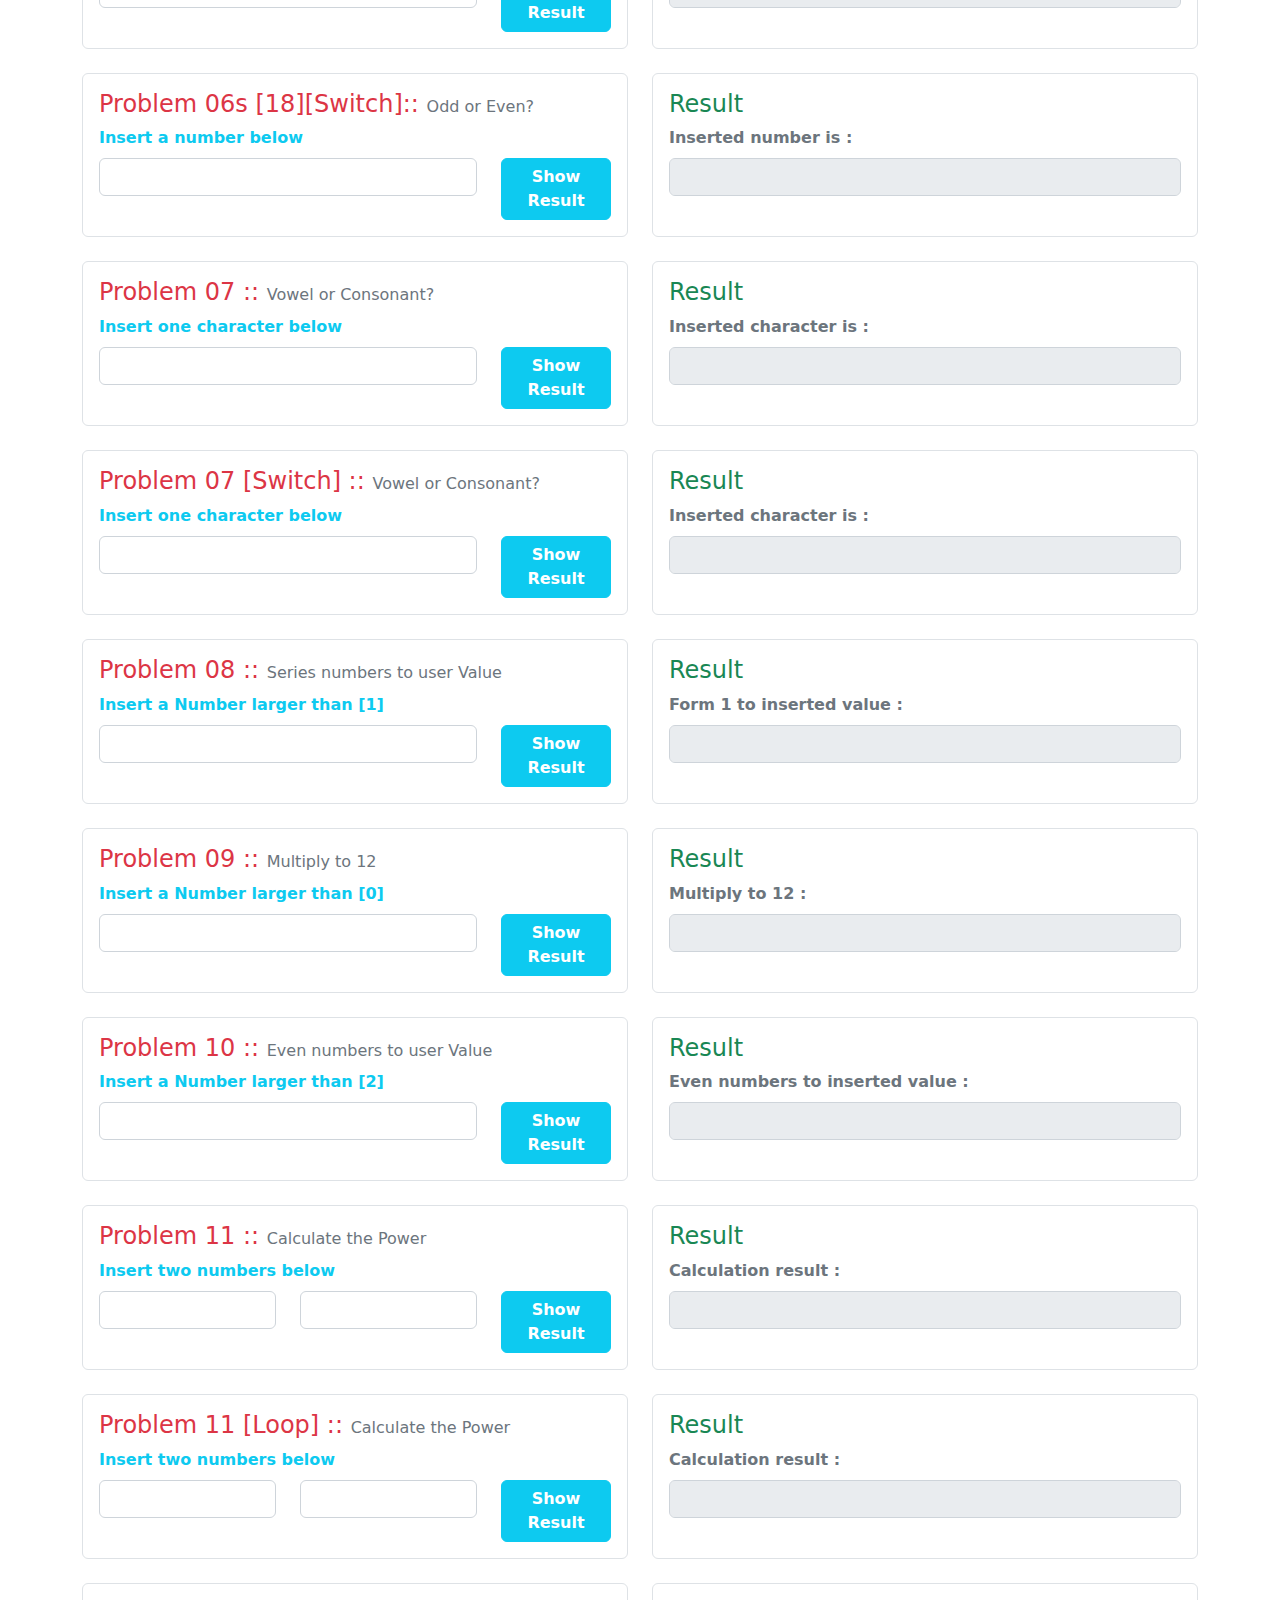
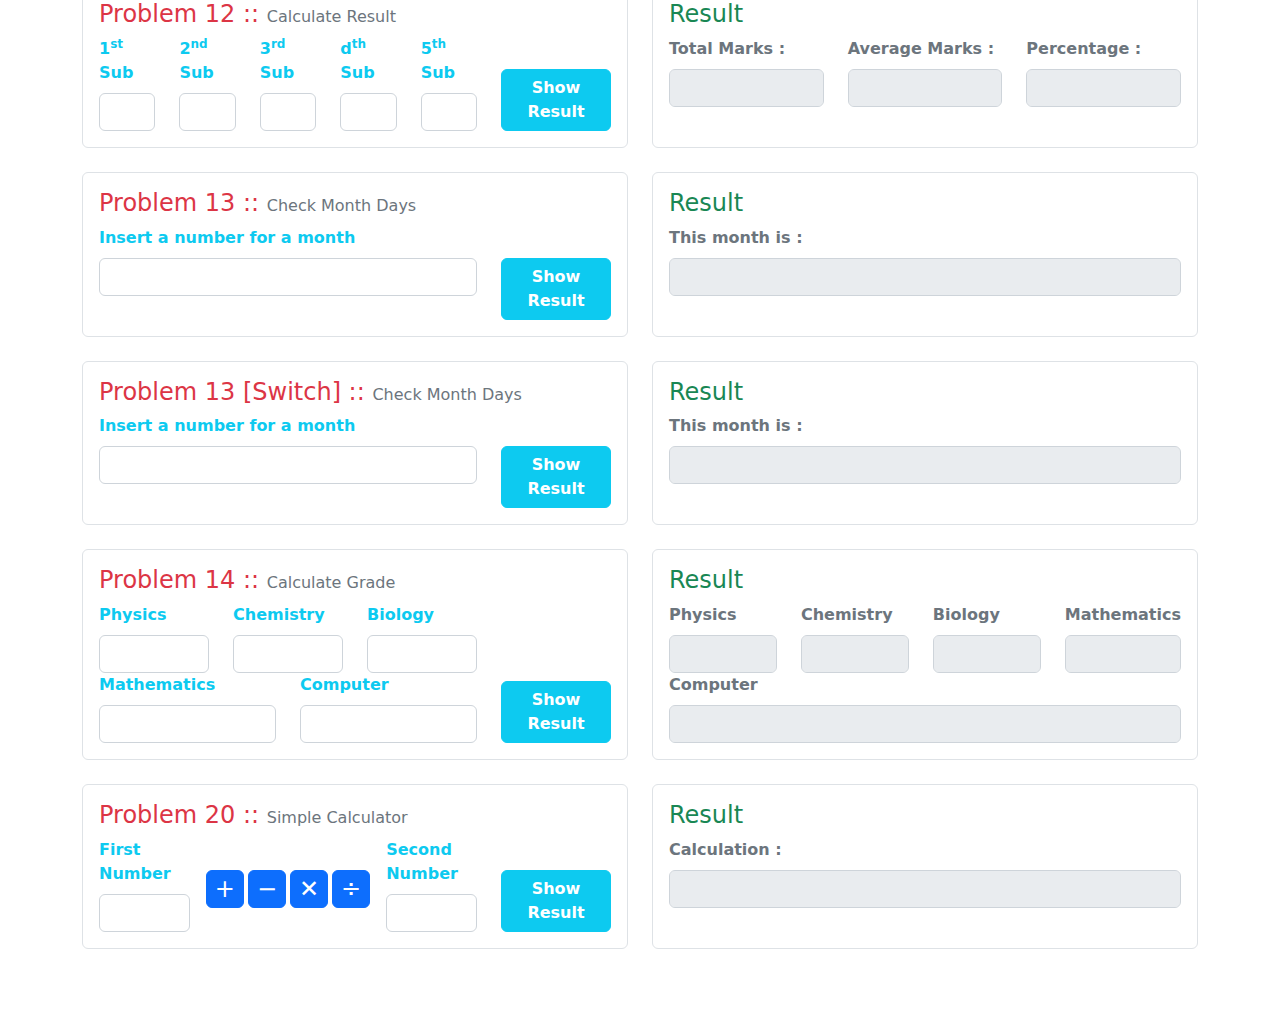
<file: JS-Assignement-01-Problem-Solving/js-assignment-01.html>
<!DOCTYPE html>
<html lang="en">

<head>
    <meta charset="UTF-8">
    <meta http-equiv="X-UA-Compatible" content="IE=edge">
    <meta name="viewport" content="width=device-width, initial-scale=1.0">

    <!-- Bootstrap -->
    <link rel="stylesheet" href="../assets/css/bootstrap.min.css">

    <title>JS :: Assignment 01</title>
</head>

<body>
    <div class="container py-5">
        <h1 class="text-primary pb-4"><span class="badge bg-danger">JS</span> Assignment 01</h1>

        <!-- Problem 01 -->
        <section id="pro-01" class="mb-4">
            <div class="row">
                <div class="col-md-6">
                    <div class="border rounded p-3">
                        <h2 class="text-danger fs-4">Problem 01 :: <small class="text-muted fs-6">Print a Number</small>
                        </h2>
                        <form action="" class="pro">
                            <div class="form-group">
                                <label for="" class="d-block mb-2 text-info fw-semibold">Insert a number below</label>
                                <div class="row">
                                    <div class="col-9">
                                        <input type="text" name="" id="pro01-input" class="form-control">
                                    </div>
                                    <div class="col-3">
                                        <button id="pro01-btn" onclick="get01Result()" type="button"
                                            class="btn btn-info w-100 fw-semibold text-capetalize text-white">Show
                                            Result</button>
                                    </div>
                                </div>
                            </div>
                        </form>
                    </div>
                </div>
                <div class="col-md-6">
                    <div class="border rounded p-3 res h-100">
                        <h2 class="w-100 text-success fs-4">Result</h2>
                        <label class="d-block text-muted fw-semibold mb-2">Number you inserted is :</label>
                        <input id="pro01-result" class="w-100 form-control" disabled>
                    </div>
                </div>
            </div>
        </section>

        <!-- Problem 02 -->
        <section id="pro-02" class="mb-4">
            <div class="row">
                <div class="col-md-6">
                    <div class="border rounded p-3">
                        <h2 class="text-danger fs-4">Problem 02 :: <small class="text-muted fs-6">Divide By 3 &
                                4</small>
                        </h2>
                        <form action="" class="pro">
                            <div class="form-group">
                                <label for="" class="d-block mb-2 text-info fw-semibold">Insert a number below</label>
                                <div class="row">
                                    <div class="col-9">
                                        <input type="text" name="" id="pro02-input" class="form-control">
                                    </div>
                                    <div class="col-3">
                                        <button id="pro02-btn" onclick="get02Result()" type="button"
                                            class="btn btn-info w-100 fw-semibold text-capetalize text-white">Show
                                            Result</button>
                                    </div>
                                </div>
                            </div>
                        </form>
                    </div>
                </div>
                <div class="col-md-6">
                    <div class="border rounded p-3 res h-100">
                        <h2 class="w-100 text-success fs-4">Result</h2>
                        <label class="d-block text-muted fw-semibold mb-2">Inserted number divides by 3 & 4?</label>
                        <input id="pro02-result" class="w-100 form-control" disabled>
                    </div>
                </div>
            </div>
        </section>

        <!-- Problem 03 -->
        <section id="pro-03" class="mb-4">
            <div class="row">
                <div class="col-md-6">
                    <div class="border rounded p-3">
                        <h2 class="text-danger fs-4">Problem 03 :: <small class="text-muted fs-6">Print the Max</small>
                        </h2>
                        <form action="" class="pro">
                            <div class="form-group">
                                <label for="" class="d-block mb-2 text-info fw-semibold">Insert two numbers
                                    below</label>
                                <div class="row">
                                    <div class="col-9">
                                        <div class="row">
                                            <div class="col-6">
                                                <input type="text" name="" id="pro03-01-input" class="form-control">
                                            </div>
                                            <div class="col-6">
                                                <input type="text" name="" id="pro03-02-input" class="form-control">
                                            </div>
                                        </div>
                                    </div>
                                    <div class="col-3">
                                        <button id="pro03-btn" onclick="get03Result()" type="button"
                                            class="btn btn-info w-100 fw-semibold text-capetalize text-white">Show
                                            Result</button>
                                    </div>
                                </div>
                            </div>
                        </form>
                    </div>
                </div>
                <div class="col-md-6">
                    <div class="border rounded p-3 res h-100">
                        <h2 class="w-100 text-success fs-4">Result</h2>
                        <label class="d-block text-muted fw-semibold mb-2">The max value you inserted is :</label>
                        <input id="pro03-result" class="w-100 form-control" disabled>
                    </div>
                </div>
            </div>
        </section>

        <!-- Problem 03 [17][Switch] -->
        <section id="pro-03s" class="mb-4">
            <div class="row">
                <div class="col-md-6">
                    <div class="border rounded p-3">
                        <h2 class="text-danger fs-4">Problem 03 [17][Switch] :: <small class="text-muted fs-6">Print the
                                Max</small>
                        </h2>
                        <form action="" class="pro">
                            <div class="form-group">
                                <label for="" class="d-block mb-2 text-info fw-semibold">Insert two numbers
                                    below</label>
                                <div class="row">
                                    <div class="col-9">
                                        <div class="row">
                                            <div class="col-6">
                                                <input type="text" name="" id="pro03s-01-input" class="form-control">
                                            </div>
                                            <div class="col-6">
                                                <input type="text" name="" id="pro03s-02-input" class="form-control">
                                            </div>
                                        </div>
                                    </div>
                                    <div class="col-3">
                                        <button id="pro03s-btn" onclick="get03sResult()" type="button"
                                            class="btn btn-info w-100 fw-semibold text-capetalize text-white">Show
                                            Result</button>
                                    </div>
                                </div>
                            </div>
                        </form>
                    </div>
                </div>
                <div class="col-md-6">
                    <div class="border rounded p-3 res h-100">
                        <h2 class="w-100 text-success fs-4">Result</h2>
                        <label class="d-block text-muted fw-semibold mb-2">The max value you inserted is :</label>
                        <input id="pro03s-result" class="w-100 form-control" disabled>
                    </div>
                </div>
            </div>
        </section>

        <!-- Problem 04 -->
        <section id="pro-04" class="mb-4">
            <div class="row">
                <div class="col-md-6">
                    <div class="border rounded p-3">
                        <h2 class="text-danger fs-4">Problem 04 :: <small class="text-muted fs-6">Check Positive /
                                Negative Values</small>
                        </h2>
                        <form action="" class="pro">
                            <div class="form-group">
                                <label for="" class="d-block mb-2 text-info fw-semibold">Insert a number below</label>
                                <div class="row">
                                    <div class="col-9">
                                        <input type="text" name="" id="pro04-input" class="form-control">
                                    </div>
                                    <div class="col-3">
                                        <button id="pro04-btn" onclick="get04Result()" type="button"
                                            class="btn btn-info w-100 fw-semibold text-capetalize text-white">Show
                                            Result</button>
                                    </div>
                                </div>
                            </div>
                        </form>
                    </div>
                </div>
                <div class="col-md-6">
                    <div class="border rounded p-3 res h-100">
                        <h2 class="w-100 text-success fs-4">Result</h2>
                        <label class="d-block text-muted fw-semibold mb-2">Inserted value is :</label>
                        <input id="pro04-result" class="w-100 form-control" disabled>
                    </div>
                </div>
            </div>
        </section>

        <!-- Problem 04 [19][Switch] -->
        <section id="pro-04s" class="mb-4">
            <div class="row">
                <div class="col-md-6">
                    <div class="border rounded p-3">
                        <h2 class="text-danger fs-4">Problem 04s [19][Switch] :: <small class="text-muted fs-6">Check
                                Positive /
                                Negative Values</small>
                        </h2>
                        <form action="" class="pro">
                            <div class="form-group">
                                <label for="" class="d-block mb-2 text-info fw-semibold">Insert a number below</label>
                                <div class="row">
                                    <div class="col-9">
                                        <input type="text" name="" id="pro04s-input" class="form-control">
                                    </div>
                                    <div class="col-3">
                                        <button id="pro04s-btn" onclick="get04sResult()" type="button"
                                            class="btn btn-info w-100 fw-semibold text-capetalize text-white">Show
                                            Result</button>
                                    </div>
                                </div>
                            </div>
                        </form>
                    </div>
                </div>
                <div class="col-md-6">
                    <div class="border rounded p-3 res h-100">
                        <h2 class="w-100 text-success fs-4">Result</h2>
                        <label class="d-block text-muted fw-semibold mb-2">Inserted value is :</label>
                        <input id="pro04s-result" class="w-100 form-control" disabled>
                    </div>
                </div>
            </div>
        </section>

        <!-- Problem 05 -->
        <section id="pro-05" class="mb-4">
            <div class="row">
                <div class="col-md-6">
                    <div class="border rounded p-3">
                        <h2 class="text-danger fs-4">Problem 05 :: <small class="text-muted fs-6">Print the Max &
                                Min</small>
                        </h2>
                        <form action="" class="pro">
                            <div class="form-group">
                                <label for="" class="d-block mb-2 text-info fw-semibold">Insert three numbers
                                    below</label>
                                <div class="row">
                                    <div class="col-9">
                                        <div class="row">
                                            <div class="col-4">
                                                <input type="text" name="" id="pro05-01-input" class="form-control">
                                            </div>
                                            <div class="col-4">
                                                <input type="text" name="" id="pro05-02-input" class="form-control">
                                            </div>
                                            <div class="col-4">
                                                <input type="text" name="" id="pro05-03-input" class="form-control">
                                            </div>
                                        </div>
                                    </div>
                                    <div class="col-3">
                                        <button id="pro05-btn" onclick="get05Result()" type="button"
                                            class="btn btn-info w-100 fw-semibold text-capetalize text-white">Show
                                            Result</button>
                                    </div>
                                </div>
                            </div>
                        </form>
                    </div>
                </div>
                <div class="col-md-6">
                    <div class="border rounded p-3 res h-100">
                        <h2 class="w-100 text-success fs-4">Result</h2>
                        <div class="row">
                            <div class="col-6">
                                <label class="d-block text-muted fw-semibold mb-2">The max value you inserted is
                                    :</label>
                                <input id="pro05-01-result" class="w-100 form-control" disabled>
                            </div>
                            <div class="col-6">
                                <label class="d-block text-muted fw-semibold mb-2">The min value you inserted is
                                    :</label>
                                <input id="pro05-02-result" class="w-100 form-control" disabled>
                            </div>
                        </div>

                    </div>
                </div>
            </div>
        </section>

        <!-- Problem 06 -->
        <section id="pro-06" class="mb-4">
            <div class="row">
                <div class="col-md-6">
                    <div class="border rounded p-3">
                        <h2 class="text-danger fs-4">Problem 06 :: <small class="text-muted fs-6">Odd or Even?</small>
                        </h2>
                        <form action="" class="pro">
                            <div class="form-group">
                                <label for="" class="d-block mb-2 text-info fw-semibold">Insert a number below</label>
                                <div class="row">
                                    <div class="col-9">
                                        <input type="text" name="" id="pro06-input" class="form-control">
                                    </div>
                                    <div class="col-3">
                                        <button id="pro06-btn" onclick="get06Result()" type="button"
                                            class="btn btn-info w-100 fw-semibold text-capetalize text-white">Show
                                            Result</button>
                                    </div>
                                </div>
                            </div>
                        </form>
                    </div>
                </div>
                <div class="col-md-6">
                    <div class="border rounded p-3 res h-100">
                        <h2 class="w-100 text-success fs-4">Result</h2>
                        <label class="d-block text-muted fw-semibold mb-2">Inserted number is :</label>
                        <input id="pro06-result" class="w-100 form-control" disabled>
                    </div>
                </div>
            </div>
        </section>

        <!-- Problem 06s [18][Switch] -->
        <section id="pro-06s" class="mb-4">
            <div class="row">
                <div class="col-md-6">
                    <div class="border rounded p-3">
                        <h2 class="text-danger fs-4">Problem 06s [18][Switch]:: <small class="text-muted fs-6">Odd or
                                Even?</small>
                        </h2>
                        <form action="" class="pro">
                            <div class="form-group">
                                <label for="" class="d-block mb-2 text-info fw-semibold">Insert a number below</label>
                                <div class="row">
                                    <div class="col-9">
                                        <input type="text" name="" id="pro06s-input" class="form-control">
                                    </div>
                                    <div class="col-3">
                                        <button id="pro06s-btn" onclick="get06sResult()" type="button"
                                            class="btn btn-info w-100 fw-semibold text-capetalize text-white">Show
                                            Result</button>
                                    </div>
                                </div>
                            </div>
                        </form>
                    </div>
                </div>
                <div class="col-md-6">
                    <div class="border rounded p-3 res h-100">
                        <h2 class="w-100 text-success fs-4">Result</h2>
                        <label class="d-block text-muted fw-semibold mb-2">Inserted number is :</label>
                        <input id="pro06s-result" class="w-100 form-control" disabled>
                    </div>
                </div>
            </div>
        </section>

        <!-- Problem 07 -->
        <section id="pro-07" class="mb-4">
            <div class="row">
                <div class="col-md-6">
                    <div class="border rounded p-3">
                        <h2 class="text-danger fs-4">Problem 07 :: <small class="text-muted fs-6">Vowel or
                                Consonant?</small>
                        </h2>
                        <form action="" class="pro">
                            <div class="form-group">
                                <label for="" class="d-block mb-2 text-info fw-semibold">Insert one character
                                    below</label>
                                <div class="row">
                                    <div class="col-9">
                                        <input type="text" name="" id="pro07-input" class="form-control" maxlength="1">
                                    </div>
                                    <div class="col-3">
                                        <button id="pro07-btn" onclick="get07Result()" type="button"
                                            class="btn btn-info w-100 fw-semibold text-capetalize text-white">Show
                                            Result</button>
                                    </div>
                                </div>
                            </div>
                        </form>
                    </div>
                </div>
                <div class="col-md-6">
                    <div class="border rounded p-3 res h-100">
                        <h2 class="w-100 text-success fs-4">Result</h2>
                        <label class="d-block text-muted fw-semibold mb-2">Inserted character is :</label>
                        <input id="pro07-result" class="w-100 form-control" disabled>
                    </div>
                </div>
            </div>
        </section>

        <!-- Problem 07s [16][Switch] -->
        <section id="pro-07s" class="mb-4">
            <div class="row">
                <div class="col-md-6">
                    <div class="border rounded p-3">
                        <h2 class="text-danger fs-4">Problem 07 [Switch] :: <small class="text-muted fs-6">Vowel or
                                Consonant?</small>
                        </h2>
                        <form action="" class="pro">
                            <div class="form-group">
                                <label for="" class="d-block mb-2 text-info fw-semibold">Insert one character
                                    below</label>
                                <div class="row">
                                    <div class="col-9">
                                        <input type="text" name="" id="pro07s-input" class="form-control" maxlength="1">
                                    </div>
                                    <div class="col-3">
                                        <button id="pro07s-btn" onclick="get07sResult()" type="button"
                                            class="btn btn-info w-100 fw-semibold text-capetalize text-white">Show
                                            Result</button>
                                    </div>
                                </div>
                            </div>
                        </form>
                    </div>
                </div>
                <div class="col-md-6">
                    <div class="border rounded p-3 res h-100">
                        <h2 class="w-100 text-success fs-4">Result</h2>
                        <label class="d-block text-muted fw-semibold mb-2">Inserted character is :</label>
                        <input id="pro07s-result" class="w-100 form-control" disabled>
                    </div>
                </div>
            </div>
        </section>

        <!-- Problem 08 -->
        <section id="pro-08" class="mb-4">
            <div class="row">
                <div class="col-md-6">
                    <div class="border rounded p-3">
                        <h2 class="text-danger fs-4">Problem 08 :: <small class="text-muted fs-6">Series numbers to user
                                Value</small>
                        </h2>
                        <form action="" class="pro">
                            <div class="form-group">
                                <label for="" class="d-block mb-2 text-info fw-semibold">Insert a Number larger than
                                    [1]</label>
                                <div class="row">
                                    <div class="col-9">
                                        <input type="text" name="" id="pro08-input" class="form-control">
                                    </div>
                                    <div class="col-3">
                                        <button id="pro08-btn" onclick="get08Result()" type="button"
                                            class="btn btn-info w-100 fw-semibold text-capetalize text-white">Show
                                            Result</button>
                                    </div>
                                </div>
                            </div>
                        </form>
                    </div>
                </div>
                <div class="col-md-6">
                    <div class="border rounded p-3 res h-100">
                        <h2 class="w-100 text-success fs-4">Result</h2>
                        <label class="d-block text-muted fw-semibold mb-2">Form 1 to inserted value :</label>
                        <input id="pro08-result" class="w-100 form-control" disabled>
                    </div>
                </div>
            </div>
        </section>

        <!-- Problem 09 -->
        <section id="pro-09" class="mb-4">
            <div class="row">
                <div class="col-md-6">
                    <div class="border rounded p-3">
                        <h2 class="text-danger fs-4">Problem 09 :: <small class="text-muted fs-6">Multiply to 12</small>
                        </h2>
                        <form action="" class="pro">
                            <div class="form-group">
                                <label for="" class="d-block mb-2 text-info fw-semibold">Insert a Number larger than
                                    [0]</label>
                                <div class="row">
                                    <div class="col-9">
                                        <input type="text" name="" id="pro09-input" class="form-control">
                                    </div>
                                    <div class="col-3">
                                        <button id="pro09-btn" onclick="get09Result()" type="button"
                                            class="btn btn-info w-100 fw-semibold text-capetalize text-white">Show
                                            Result</button>
                                    </div>
                                </div>
                            </div>
                        </form>
                    </div>
                </div>
                <div class="col-md-6">
                    <div class="border rounded p-3 res h-100">
                        <h2 class="w-100 text-success fs-4">Result</h2>
                        <label class="d-block text-muted fw-semibold mb-2">Multiply to 12 :</label>
                        <input id="pro09-result" class="w-100 form-control" disabled>
                    </div>
                </div>
            </div>
        </section>

        <!-- Problem 10 -->
        <section id="pro-10" class="mb-4">
            <div class="row">
                <div class="col-md-6">
                    <div class="border rounded p-3">
                        <h2 class="text-danger fs-4">Problem 10 :: <small class="text-muted fs-6">Even numbers to user
                                Value</small>
                        </h2>
                        <form action="" class="pro">
                            <div class="form-group">
                                <label for="" class="d-block mb-2 text-info fw-semibold">Insert a Number larger than
                                    [2]</label>
                                <div class="row">
                                    <div class="col-9">
                                        <input type="text" name="" id="pro10-input" class="form-control">
                                    </div>
                                    <div class="col-3">
                                        <button id="pro10-btn" onclick="get10Result()" type="button"
                                            class="btn btn-info w-100 fw-semibold text-capetalize text-white">Show
                                            Result</button>
                                    </div>
                                </div>
                            </div>
                        </form>
                    </div>
                </div>
                <div class="col-md-6">
                    <div class="border rounded p-3 res h-100">
                        <h2 class="w-100 text-success fs-4">Result</h2>
                        <label class="d-block text-muted fw-semibold mb-2">Even numbers to inserted value :</label>
                        <input id="pro10-result" class="w-100 form-control" disabled>
                    </div>
                </div>
            </div>
        </section>

        <!-- Problem 11 -->
        <section id="pro-11" class="mb-4">
            <div class="row">
                <div class="col-md-6">
                    <div class="border rounded p-3">
                        <h2 class="text-danger fs-4">Problem 11 :: <small class="text-muted fs-6">Calculate the
                                Power</small>
                        </h2>
                        <form action="" class="pro">
                            <div class="form-group">
                                <label for="" class="d-block mb-2 text-info fw-semibold">Insert two numbers
                                    below</label>
                                <div class="row">
                                    <div class="col-9">
                                        <div class="row">
                                            <div class="col-6">
                                                <input type="text" name="" id="pro11-01-input" class="form-control">
                                            </div>
                                            <div class="col-6">
                                                <input type="text" name="" id="pro11-02-input" class="form-control">
                                            </div>
                                        </div>
                                    </div>
                                    <div class="col-3">
                                        <button id="pro11-btn" onclick="get11Result()" type="button"
                                            class="btn btn-info w-100 fw-semibold text-capetalize text-white">Show
                                            Result</button>
                                    </div>
                                </div>
                            </div>
                        </form>
                    </div>
                </div>
                <div class="col-md-6">
                    <div class="border rounded p-3 res h-100">
                        <h2 class="w-100 text-success fs-4">Result</h2>
                        <label class="d-block text-muted fw-semibold mb-2">Calculation result :</label>
                        <input id="pro11-result" class="w-100 form-control" disabled>
                    </div>
                </div>
            </div>
        </section>

        <!-- Problem 11 [Loop]-->
        <section id="pro-11l" class="mb-4">
            <div class="row">
                <div class="col-md-6">
                    <div class="border rounded p-3">
                        <h2 class="text-danger fs-4">Problem 11 [Loop] :: <small class="text-muted fs-6">Calculate the
                                Power</small>
                        </h2>
                        <form action="" class="pro">
                            <div class="form-group">
                                <label for="" class="d-block mb-2 text-info fw-semibold">Insert two numbers
                                    below</label>
                                <div class="row">
                                    <div class="col-9">
                                        <div class="row">
                                            <div class="col-6">
                                                <input type="text" name="" id="pro11l-01-input" class="form-control">
                                            </div>
                                            <div class="col-6">
                                                <input type="text" name="" id="pro11l-02-input" class="form-control">
                                            </div>
                                        </div>
                                    </div>
                                    <div class="col-3">
                                        <button id="pro11l-btn" onclick="get11lResult()" type="button"
                                            class="btn btn-info w-100 fw-semibold text-capetalize text-white">Show
                                            Result</button>
                                    </div>
                                </div>
                            </div>
                        </form>
                    </div>
                </div>
                <div class="col-md-6">
                    <div class="border rounded p-3 res h-100">
                        <h2 class="w-100 text-success fs-4">Result</h2>
                        <label class="d-block text-muted fw-semibold mb-2">Calculation result :</label>
                        <input id="pro11l-result" class="w-100 form-control" disabled>
                    </div>
                </div>
            </div>
        </section>

        <!-- Problem 12 -->
        <section id="pro-12" class="mb-4">
            <div class="row">
                <div class="col-md-6">
                    <div class="border rounded p-3">
                        <h2 class="text-danger fs-4">Problem 12 :: <small class="text-muted fs-6">Calculate
                                Result</small>
                        </h2>
                        <form action="" class="pro">
                            <div class="form-group">
                                <div class="row align-items-end">
                                    <div class="col-9">
                                        <div class="row">
                                            <div class="col">
                                                <label for="" class="d-block mb-2 text-info fw-semibold">1<sup>st</sup>
                                                    Sub</label>
                                                <input type="text" name="" id="pro12-01-input" class="form-control">
                                            </div>
                                            <div class="col">
                                                <label for="" class="d-block mb-2 text-info fw-semibold">2<sup>nd</sup>
                                                    Sub</label>
                                                <input type="text" name="" id="pro12-02-input" class="form-control">
                                            </div>
                                            <div class="col">
                                                <label for="" class="d-block mb-2 text-info fw-semibold">3<sup>rd</sup>
                                                    Sub</label>
                                                <input type="text" name="" id="pro12-03-input" class="form-control">
                                            </div>
                                            <div class="col">
                                                <label for="" class="d-block mb-2 text-info fw-semibold">d<sup>th</sup>
                                                    Sub</label>
                                                <input type="text" name="" id="pro12-04-input" class="form-control">
                                            </div>
                                            <div class="col">
                                                <label for="" class="d-block mb-2 text-info fw-semibold">5<sup>th</sup>
                                                    Sub</label>
                                                <input type="text" name="" id="pro12-05-input" class="form-control">
                                            </div>
                                        </div>

                                    </div>
                                    <div class="col-3">
                                        <button id="pro12-btn" onclick="get12Result()" type="button"
                                            class="btn btn-info w-100 fw-semibold text-capetalize text-white">Show
                                            Result</button>
                                    </div>
                                </div>
                            </div>
                        </form>
                    </div>
                </div>
                <div class="col-md-6">
                    <div class="border rounded p-3 res h-100">
                        <h2 class="w-100 text-success fs-4">Result</h2>
                        <div class="row">
                            <div class="col">
                                <label class="d-block text-muted fw-semibold mb-2">Total Marks :</label>
                                <input id="pro12-01-result" class="w-100 form-control" disabled>
                            </div>
                            <div class="col">
                                <label class="d-block text-muted fw-semibold mb-2">Average Marks :</label>
                                <input id="pro12-02-result" class="w-100 form-control" disabled>
                            </div>
                            <div class="col">
                                <label class="d-block text-muted fw-semibold mb-2">Percentage :</label>
                                <input id="pro12-03-result" class="w-100 form-control" disabled>
                            </div>
                        </div>


                    </div>
                </div>
            </div>
        </section>

        <!-- Problem 13 -->
        <section id="pro-13" class="mb-4">
            <div class="row">
                <div class="col-md-6">
                    <div class="border rounded p-3">
                        <h2 class="text-danger fs-4">Problem 13 :: <small class="text-muted fs-6">Check Month
                                Days</small>
                        </h2>
                        <form action="" class="pro">
                            <div class="form-group">
                                <label for="" class="d-block mb-2 text-info fw-semibold">Insert a number for a
                                    month</label>
                                <div class="row">
                                    <div class="col-9">
                                        <input type="text" name="" id="pro13-input" class="form-control">
                                    </div>
                                    <div class="col-3">
                                        <button id="pro13-btn" onclick="get13Result()" type="button"
                                            class="btn btn-info w-100 fw-semibold text-capetalize text-white">Show
                                            Result</button>
                                    </div>
                                </div>
                            </div>
                        </form>
                    </div>
                </div>
                <div class="col-md-6">
                    <div class="border rounded p-3 res h-100">
                        <h2 class="w-100 text-success fs-4">Result</h2>
                        <label class="d-block text-muted fw-semibold mb-2">This month is :</label>
                        <input id="pro13-result" class="w-100 form-control" disabled>
                    </div>
                </div>
            </div>
        </section>

        <!-- Problem 13 [15][Switch] -->
        <section id="pro-13s" class="mb-4">
            <div class="row">
                <div class="col-md-6">
                    <div class="border rounded p-3">
                        <h2 class="text-danger fs-4">Problem 13 [Switch] :: <small class="text-muted fs-6">Check Month
                                Days</small>
                        </h2>
                        <form action="" class="pro">
                            <div class="form-group">
                                <label for="" class="d-block mb-2 text-info fw-semibold">Insert a number for a
                                    month</label>
                                <div class="row">
                                    <div class="col-9">
                                        <input type="text" name="" id="pro13s-input" class="form-control">
                                    </div>
                                    <div class="col-3">
                                        <button id="pro13s-btn" onclick="get13sResult()" type="button"
                                            class="btn btn-info w-100 fw-semibold text-capetalize text-white">Show
                                            Result</button>
                                    </div>
                                </div>
                            </div>
                        </form>
                    </div>
                </div>
                <div class="col-md-6">
                    <div class="border rounded p-3 res h-100">
                        <h2 class="w-100 text-success fs-4">Result</h2>
                        <label class="d-block text-muted fw-semibold mb-2">This month is :</label>
                        <input id="pro13s-result" class="w-100 form-control" disabled>
                    </div>
                </div>
            </div>
        </section>

        <!-- Problem 14 -->
        <section id="pro-14" class="mb-4">
            <div class="row">
                <div class="col-md-6">
                    <div class="border rounded p-3">
                        <h2 class="text-danger fs-4">Problem 14 :: <small class="text-muted fs-6">Calculate
                                Grade</small>
                        </h2>
                        <form action="" class="pro">
                            <div class="form-group">
                                <div class="row align-items-end">
                                    <div class="col-9">
                                        <div class="row">
                                            <div class="col">
                                                <label for="" class="d-block mb-2 text-info fw-semibold">Physics</label>
                                                <input type="text" name="" id="pro14-01-input" class="form-control">
                                            </div>
                                            <div class="col">
                                                <label for=""
                                                    class="d-block mb-2 text-info fw-semibold">Chemistry</label>
                                                <input type="text" name="" id="pro14-02-input" class="form-control">
                                            </div>
                                            <div class="col">
                                                <label for="" class="d-block mb-2 text-info fw-semibold">Biology</label>
                                                <input type="text" name="" id="pro14-03-input" class="form-control">
                                            </div>
                                            <div class="col">
                                                <label for=""
                                                    class="d-block mb-2 text-info fw-semibold">Mathematics</label>
                                                <input type="text" name="" id="pro14-04-input" class="form-control">
                                            </div>
                                            <div class="col">
                                                <label for=""
                                                    class="d-block mb-2 text-info fw-semibold">Computer</label>
                                                <input type="text" name="" id="pro14-05-input" class="form-control">
                                            </div>
                                        </div>

                                    </div>
                                    <div class="col-3">
                                        <button id="pro14-btn" onclick="get14Result()" type="button"
                                            class="btn btn-info w-100 fw-semibold text-capetalize text-white">Show
                                            Result</button>
                                    </div>
                                </div>
                            </div>
                        </form>
                    </div>
                </div>
                <div class="col-md-6">
                    <div class="border rounded p-3 res h-100">
                        <h2 class="w-100 text-success fs-4">Result</h2>
                        <div class="row">
                            <div class="col">
                                <label for="" class="d-block text-muted fw-semibold mb-2">Physics</label>
                                <input id="pro14-01-result" class="w-100 form-control" disabled>
                            </div>
                            <div class="col">
                                <label class="d-block text-muted fw-semibold mb-2">Chemistry</label>
                                <input id="pro14-02-result" class="w-100 form-control" disabled>
                            </div>
                            <div class="col">
                                <label class="d-block text-muted fw-semibold mb-2">Biology</label>
                                <input id="pro14-03-result" class="w-100 form-control" disabled>
                            </div>
                            <div class="col">
                                <label class="d-block text-muted fw-semibold mb-2">Mathematics</label>
                                <input id="pro14-04-result" class="w-100 form-control" disabled>
                            </div>
                            <div class="col">
                                <label class="d-block text-muted fw-semibold mb-2">Computer</label>
                                <input id="pro14-05-result" class="w-100 form-control" disabled>
                            </div>
                        </div>
                    </div>
                </div>
            </div>
        </section>

        <!-- Problem 20 -->
        <section id="pro-20" class="mb-4">
            <div class="row">
                <div class="col-md-6">
                    <div class="border rounded p-3">
                        <h2 class="text-danger fs-4">Problem 20 :: <small class="text-muted fs-6">Simple
                                Calculator</small>
                        </h2>
                        <form action="" class="pro">
                            <div class="form-group">
                                <div class="row align-items-end">
                                    <div class="col-9">
                                        <div class="row gx-3">
                                            <div class="col">
                                                <label for="" class="d-block mb-2 text-info fw-semibold">First
                                                    Number</label>
                                                <input type="text" name="" id="pro20-01-input" class="form-control">
                                            </div>
                                            <div class="col">
                                                <label for=""
                                                    class="d-block mb-2 text-info fw-semibold text-white">-</label>
                                                <div class="d-flex gap-1">
                                                    <button id="btn-plus" onclick="getOperator(this.id)"
                                                        class="btn btn-primary fs-4 py-0 px-2" type="button">+</button>
                                                    <button id="btn-minus" onclick="getOperator(this.id)"
                                                        class="btn btn-primary fs-4 py-0 px-2" type="button">−</button>
                                                    <button id="btn-times" onclick="getOperator(this.id)"
                                                        class="btn btn-primary fs-4 py-0 px-2" type="button">✕</button>
                                                    <button id="btn-div" onclick="getOperator(this.id)"
                                                        class="btn btn-primary fs-4 py-0 px-2" type="button">÷</button>
                                                </div>
                                            </div>
                                            <div class="col">
                                                <label for="" class="d-block mb-2 text-info fw-semibold">Second
                                                    Number</label>
                                                <input type="text" name="" id="pro20-02-input" class="form-control">
                                            </div>
                                        </div>

                                    </div>
                                    <div class="col-3">
                                        <button id="pro20-btn" onclick="get20Result()" type="button"
                                            class="btn btn-info w-100 fw-semibold text-capetalize text-white">Show
                                            Result</button>
                                    </div>
                                </div>
                            </div>
                        </form>
                    </div>
                </div>
                <div class="col-md-6">
                    <div class="border rounded p-3 res h-100">
                        <h2 class="w-100 text-success fs-4">Result</h2>
                        <label class="d-block text-muted fw-semibold mb-2">Calculation :</label>
                        <input id="pro20-result" class="w-100 form-control" disabled>
                    </div>
                </div>
            </div>
        </section>

    </div>
    <script src="js/scripts.js"></script>
</body>

</html>
</file>
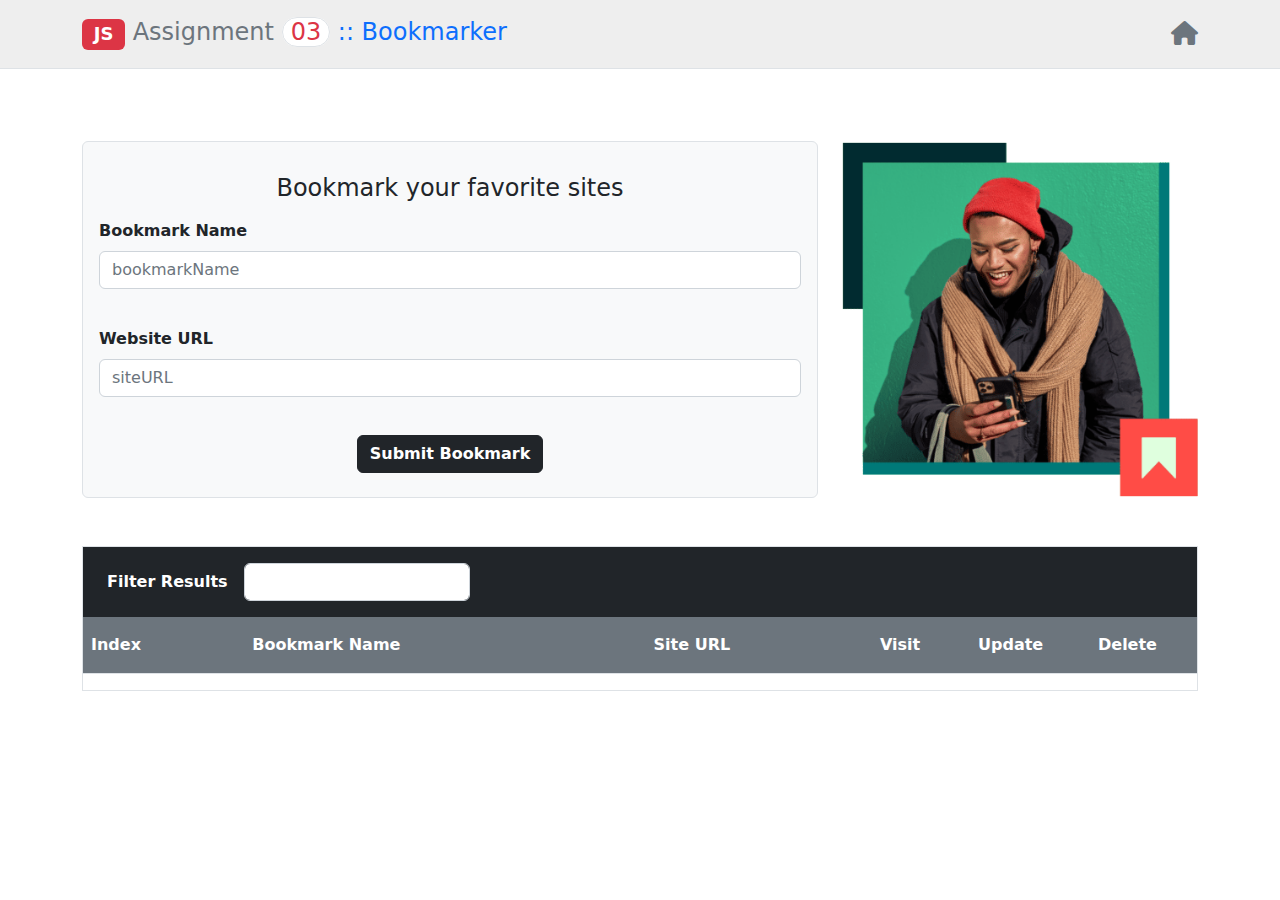
<file: JS-Assignment-03-book-marker/js-assignment-03-book-marker.html>
<!DOCTYPE html>
<html lang="en">

<head>
    <meta charset="UTF-8">
    <meta http-equiv="X-UA-Compatible" content="IE=edge">
    <meta name="viewport" content="width=device-width, initial-scale=1.0">

    <!-- Bootstrap -->
    <link rel="stylesheet" href="../assets/css/bootstrap.min.css">
    <!-- Font-Awesome -->
    <link rel="stylesheet" href="../assets/css/all.min.css">

    <title>JS :: Assignment 03 => Bookmarker</title>
</head>

<body>
    <header class="border-bottom mb-5" style="background-color: #eee;">
        <div class="container">
            <div class="py-3 d-flex justify-content-between align-items-center">
                <h1 class="text-primary m-0 fs-4"><span class="badge bg-danger">JS</span> <span
                        class="text-muted">Assignment</span>
                    <span class="border rounded-4 px-2 text-danger bg-white">03</span> ::
                    Bookmarker
                </h1>
                <a href="../index.html" style="font-size: 1.5rem;" class="text-muted" title="Back to Home"><i
                        class="fa fa-home"></i></a>
            </div>
        </div>
    </header>

    <div class="container py-4">
        <!-- Bookmarker -->
        <section class="mb-4">
            <div class="row align-items-center">
                <div class="col-8">
                    <div class="wrapper bg-light p-3 pb-4 border border-gray rounded-2 text-center">
                        <form action="" onsubmit="validate()">
                            <h4 class="my-3">Bookmark your favorite sites</h4>
                            <div class="form-group text-start mb-3">
                                <label class="fw-semibold mb-2" for="bookmarkName">Bookmark Name</label>
                                <input class="form-control mb-3" id="bookmarkName" type="text"
                                    placeholder="bookmarkName">
                                <small class="text-danger d-block"
                                    style="margin-top: -15px; height: 21px; margin-bottom: 10px;"></small>
                            </div>
                            <div class="form-group text-start mb-3">
                                <label class="fw-semibold mb-2" for="siteURL">Website URL</label>
                                <input class="form-control mb-3" id="siteURL" type="url" placeholder="siteURL">
                                <small class="text-danger d-block" style="margin-top: -15px; height: 21px;"></small>
                            </div>
                            <button id="submit-bookmark" type="button"
                                class="d-inline-block btn btn-dark fw-semibold">Submit
                                Bookmark</button>
                            <button id="update-bookmark" onclick="saveEdits()" type="button"
                                class="d-none btn btn-warning fw-semibold">Save Edits</button>
                        </form>
                    </div>
                </div>
                <div class="col-4">
                    <div class="text-center">
                        <img src="../assets/imgs/banner.png" class="w-100" alt="bookmark-banner">
                    </div>
                </div>
            </div>
            <div class="bookmark-wrapper mt-5 border">
                <div class="filter-results d-flex gap-3 w-100 align-items-center py-3 px-4 bg-dark text-white">
                    <label class="fw-semibold" for="filterResults">Filter Results</label>
                    <div><input oninput="searchBookmarks(this.value)" class="form-control" type="search" name=""
                            id="filterResults"></div>
                </div>
                <table class="table table-striped">
                    <thead class="text-primary bg-secondary text-white">
                        <th class="py-3">Index</th>
                        <th class="py-3">Bookmark Name</th>
                        <th class="py-3">Site URL</th>
                        <th class="py-3" style="width: 98px">Visit</th>
                        <th class="py-3" style="width: 120px">Update</th>
                        <th class="py-3" style="width: 107px">Delete</th>
                    </thead>
                    <tbody id="bookmark-list">
                    </tbody>
                </table>
            </div>
        </section>

    </div>
    <script src="js/scripts.js"></script>
</body>

</html>
</file>
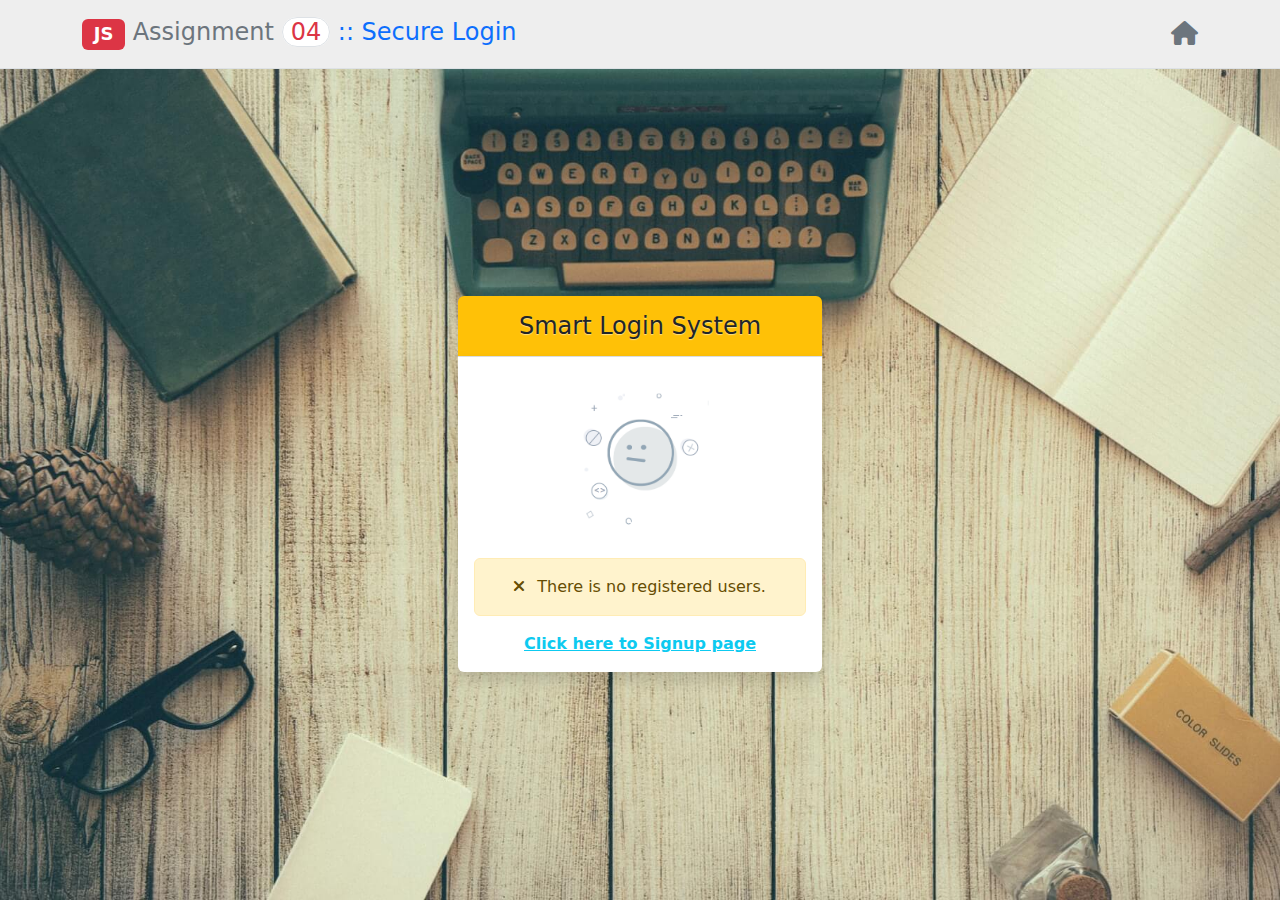
<file: JS-Assignment-04-secure-login/js-assignment-04-LOG.html>
<!DOCTYPE html>
<html lang="en">

<head>
    <meta charset="UTF-8">
    <meta http-equiv="X-UA-Compatible" content="IE=edge">
    <meta name="viewport" content="width=device-width, initial-scale=1.0">

    <!-- Bootstrap -->
    <link rel="stylesheet" href="../assets/css/bootstrap.min.css">
    <!-- Font-Awesome -->
    <link rel="stylesheet" href="../assets/css/all.min.css">

    <title>JS :: Assignment 04 => Secure Login</title>
</head>

<body style="background: url(../assets/imgs/login-bg.jpg) center center / cover no-repeat; min-height: 100vh;">
    <header class="border-bottom" style="background-color: #eee;">
        <div class="container">
            <div class="py-3 d-flex justify-content-between align-items-center">
                <h1 class="text-primary m-0 fs-4"><span class="badge bg-danger">JS</span> <span
                        class="text-muted">Assignment</span>
                    <span class="border rounded-4 px-2 text-danger bg-white">04</span> ::
                    Secure Login
                </h1>
                <a href="../index.html" style="font-size: 1.5rem;" class="text-muted" title="Back to Home"><i
                        class="fa fa-home"></i></a>
            </div>
        </div>
    </header>

    <div class="container">
        <!-- Bookmarker -->
        <section class="d-flex align-items-center justify-content-center" style="min-height: calc(100vh - 70px)">
            <div class="row align-items-center" style="min-width: 100%;">
                <div class="col-12">
                    <div class="col-4 offset-4">
                        <h1 style="text-shadow: 0 1px 1px rgba(255,255,255,.5);"
                            class="fs-4 p-3 text-info rounded-top m-0 border-bottom bg-warning text-dark text-center">
                            Smart Login System
                        </h1>
                        <form id="log-form" class="bg-white rounded-bottom shadow p-3 text-center" action=""
                            style="min-height: 315px;" onsubmit="validate()">
                            <h2 class="fs-4 py-3 text-primary">
                                <span class="fa-stack text-muted">
                                    <i class="fa-solid fa-circle fa-stack-2x"></i>
                                    <i class="fa-solid fa-arrow-right-to-bracket text-white fa-stack-1x fa-inverse"></i>
                                </span> SIGN IN
                            </h2>
                            <div class="form-group mb-3">
                                <input class="form-control py-2" type="email" placeholder="Enter Your Email"
                                    id="userMail">
                                <small class="text-danger text-start d-block "></small>
                            </div>
                            <div class="form-group mb-3">
                                <input class="form-control py-2" type="password" placeholder="Enter Your Password"
                                    id="userPass">
                                <small class="text-danger text-start d-block "></small>
                            </div>
                            <div class="form-group mb-3">
                                <button type="submit"
                                    class="btn btn-sm btn-info fs-6 w-100 p-2 text-uppercase fw-semibold text-white"
                                    id="submit-log-user">Login</button>
                            </div>
                            <p class="text-muted">Don't have an account? <a class="text-info fw-semibold"
                                    href="js-assignment-04-REG.html">Signup</a></p>
                        </form>
                    </div>
                </div>
            </div>
        </section>

    </div>
    <script src="js/scripts-log.js"></script>
</body>

</html>
</file>
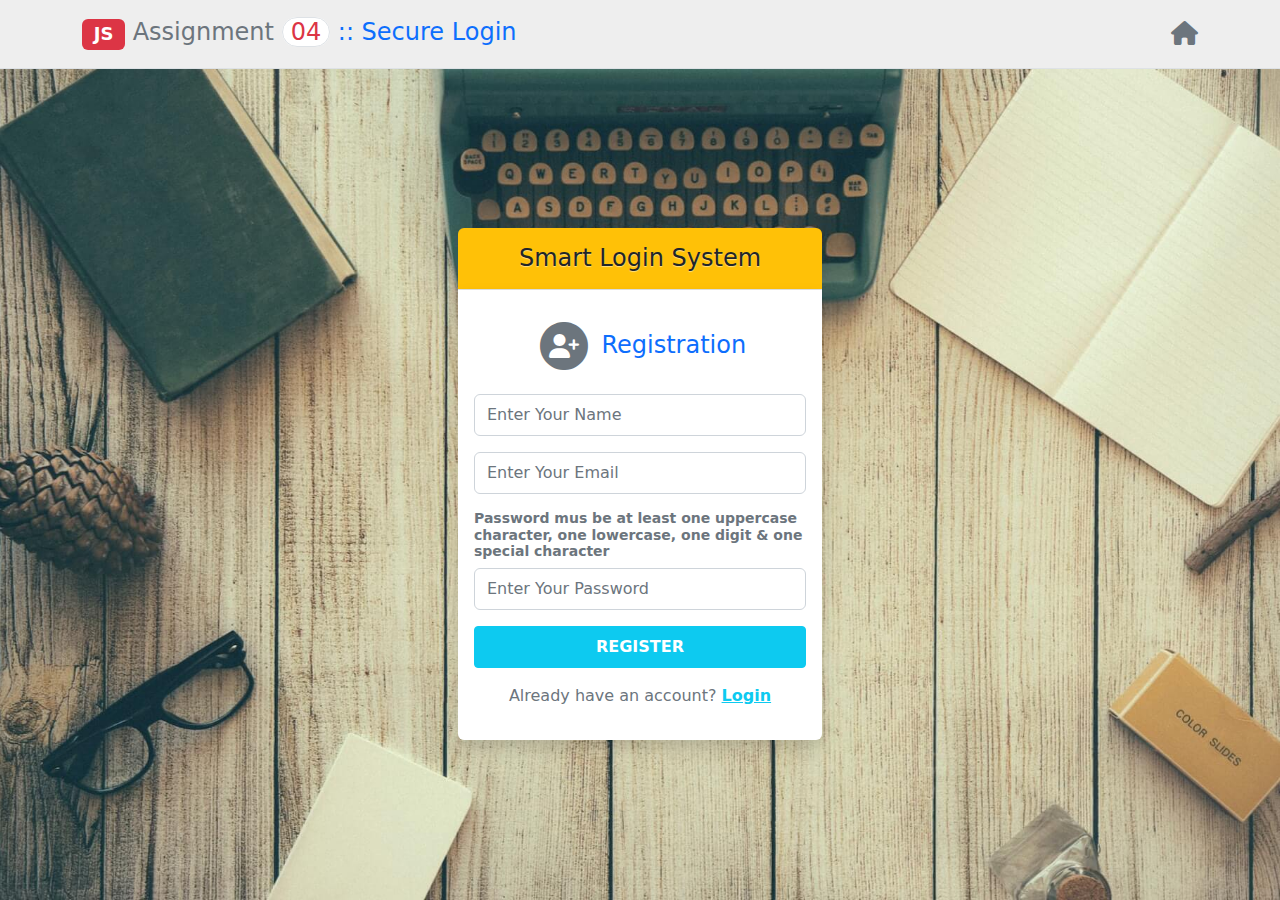
<file: JS-Assignment-04-secure-login/js-assignment-04-REG.html>
<!DOCTYPE html>
<html lang="en">

<head>
    <meta charset="UTF-8">
    <meta http-equiv="X-UA-Compatible" content="IE=edge">
    <meta name="viewport" content="width=device-width, initial-scale=1.0">

    <!-- Bootstrap -->
    <link rel="stylesheet" href="../assets/css/bootstrap.min.css">
    <!-- Font-Awesome -->
    <link rel="stylesheet" href="../assets/css/all.min.css">

    <title>JS :: Assignment 04 => Secure Login</title>
</head>

<body style="background: url(../assets/imgs/login-bg.jpg) center center / cover no-repeat; min-height: 100vh;">
    <header class="border-bottom" style="background-color: #eee;">
        <div class="container">
            <div class="py-3 d-flex justify-content-between align-items-center">
                <h1 class="text-primary m-0 fs-4"><span class="badge bg-danger">JS</span> <span
                        class="text-muted">Assignment</span>
                    <span class="border rounded-4 px-2 text-danger bg-white">04</span> ::
                    Secure Login
                </h1>
                <a href="../index.html" style="font-size: 1.5rem;" class="text-muted" title="Back to Home"><i
                        class="fa fa-home"></i></a>
            </div>
        </div>
    </header>

    <div class="container">
        <!-- Bookmarker -->
        <section class="d-flex align-items-center justify-content-center" style="min-height: calc(100vh - 70px)">
            <div class="row align-items-center" style="min-width: 100%;">
                <div class="col-12">
                    <div class="col-4 offset-4">
                        <h1 style="text-shadow: 0 1px 1px rgba(255,255,255,.5);"
                            class="fs-4 p-3 text-info rounded-top m-0 border-bottom bg-warning text-dark text-center">
                            Smart Login System
                        </h1>
                        <form id="reg-form" class="bg-white rounded-bottom shadow p-3 text-center" action=""
                            style="min-height: 315px;" onsubmit="validate()">
                            <h2 class="fs-4 py-3 text-primary">
                                <span class="fa-stack text-muted">
                                    <i class="fa-solid fa-circle fa-stack-2x"></i>
                                    <i class="fa-solid fa-user-plus text-white fa-stack-1x fa-inverse"></i>
                                </span>
                                Registration
                            </h2>
                            <div class="form-group mb-3">
                                <input class="form-control py-2" type="text" placeholder="Enter Your Name"
                                    id="userName">
                                <small class="text-danger text-start d-block"></small>
                            </div>
                            <div class="form-group mb-3">
                                <input class="form-control py-2" type="email" placeholder="Enter Your Email"
                                    id="userMail">
                                <small class="text-danger text-start d-block"></small>
                            </div>
                            <div class="form-group mb-3">
                                <small class="text-muted text-start d-block fw-semibold mb-2"
                                    style="line-height: 1.2;">Password mus be at least one uppercase
                                    character, one lowercase, one digit & one special character </small>
                                <input class="form-control py-2" type="password" placeholder="Enter Your Password"
                                    id="userPass">
                                <small class="text-danger text-start d-block"></small>
                            </div>
                            <div class="form-group mb-3">
                                <button type="submit"
                                    class="btn btn-sm btn-info fs-6 w-100 p-2 text-uppercase fw-semibold text-white"
                                    id="submit-reg-user">Register</button>
                            </div>
                            <p class="text-muted">Already have an account? <a class="text-info fw-semibold"
                                    href="js-assignment-04-LOG.html">Login</a></p>
                        </form>
                    </div>
                </div>
            </div>
        </section>

    </div>
    <script src="js/scripts-reg.js"></script>
</body>

</html>
</file>
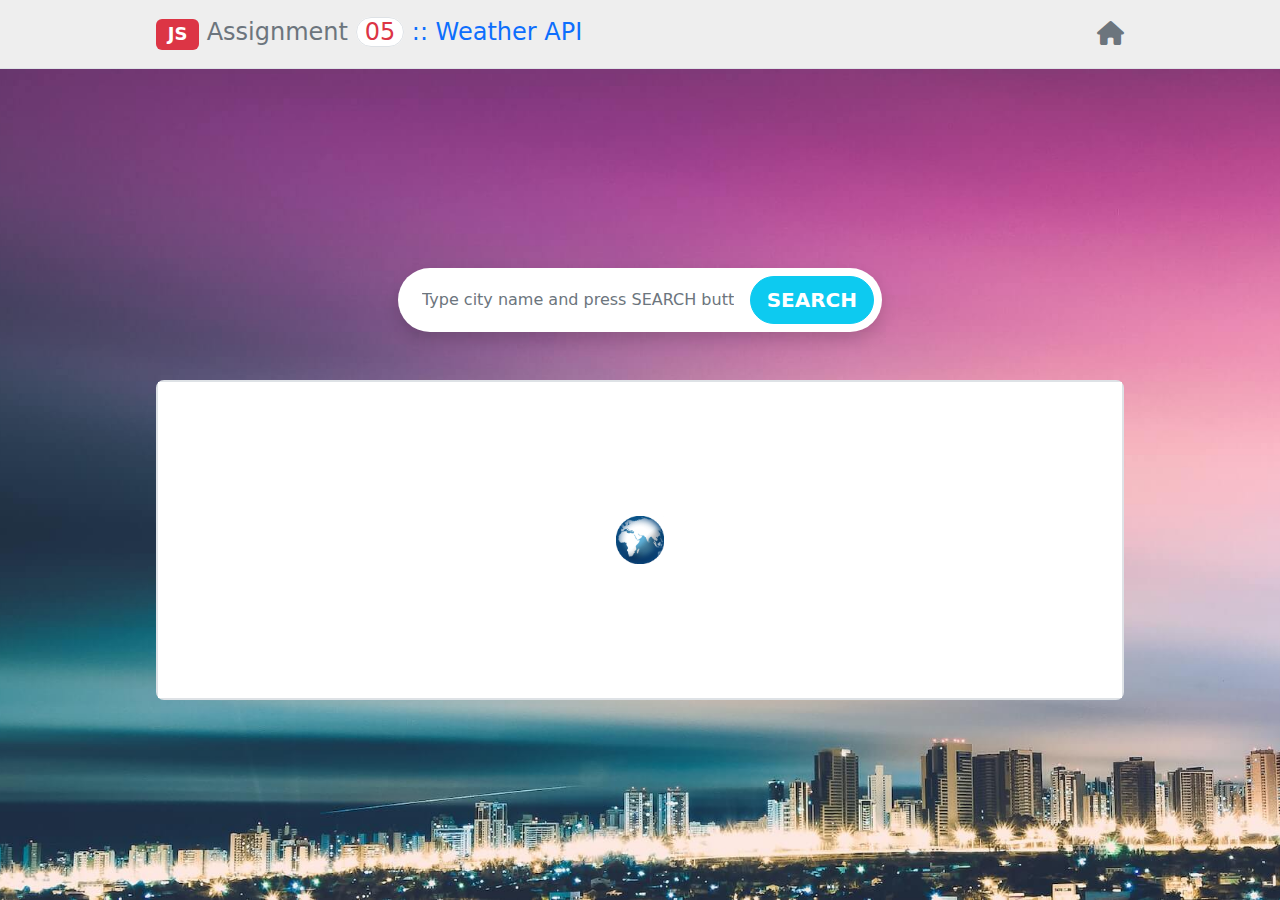
<file: JS-Assignment-05-weather-api/js-assignment-05-weather-api.html>
<!DOCTYPE html>
<html lang="en">

<head>
    <meta charset="UTF-8">
    <meta http-equiv="X-UA-Compatible" content="IE=edge">
    <meta name="viewport" content="width=device-width, initial-scale=1.0">

    <!-- Bootstrap -->
    <link rel="stylesheet" href="../assets/css/bootstrap.min.css">
    <!-- Font-Awesome -->
    <link rel="stylesheet" href="../assets/css/all.min.css">
    <!-- Custom Styles -->
    <link rel="stylesheet" href="css/style.css">

    <title>JS :: Assignment 05 => Weather API</title>
</head>

<body style="min-height: 100vh;">
    <header class="border-bottom" style="background-color: #eee;">
        <div class="container">
            <div class="py-3 d-flex justify-content-between align-items-center">
                <h1 class="text-primary m-0 fs-4"><span class="badge bg-danger">JS</span> <span
                        class="text-muted">Assignment</span>
                    <span class="border rounded-4 px-2 text-danger bg-white">05</span> ::
                    Weather API
                </h1>
                <a href="../index.html" style="font-size: 1.5rem;" class="text-muted" title="Back to Home"><i
                        class="fa fa-home"></i></a>
            </div>
        </div>
    </header>

    <div class="container">
        <!-- Weather API -->
        <section class="d-flex flex-wrap align-items-center justify-content-center align-content-center py-4">
            <!-- Search Form -->
            <div class="weather-search w-100 mb-5">
                <form action="" class="w-50 m-auto position-relative">
                    <div class="form-group rounded-5 bg-white d-flex p-2 shadow">
                        <input id="location-value" type="text" class="form-control border-0 px-3 rounded-5"
                            placeholder="Type city name and press SEARCH button">
                        <button id="location-submit" type="submit"
                            class="text-uppercase fw-semibold btn text-white btn-lg btn-info rounded-5">Search</button>
                    </div>
                    <div class="search-result list-group position-absolute top-100 w-100 start-0 shadow"></div>
                    <div class="alert alert-danger mt-3 mb-0 rounded-5" style="display: none;"><i
                            class="fa fa-times-circle me-2 fs-4 align-middle"></i>No
                        such
                        search term ...</div>
                </form>
            </div>
            <div class="wrapper border border-2 border-muted rounded-3 w-100 p-2 position-relative">
                <div class="loader" style="display: flex;"><img src="../assets/imgs/weather-loader.gif" alt=""></div>
                <div class="row my-0 g-2">
                    <div class="col-3 m-0">
                        <div id="location">
                            <div
                                class="wrapper rounded-2 p-3 d-flex flex-column align-items-center justify-content-center">
                                <i class="fa-solid fa-earth-americas"></i>
                                <h1 class="cityName fs-2 mb-0 mt-1"></h1>
                            </div>
                        </div>
                    </div>
                    <div class="col-3 m-0">
                        <div id="today-info"
                            class="wrapper d-flex align-items-center justify-content-center rounded-2 w-100">
                            <div class="weather-widget">
                                <h2 class="fs-4"></h2>
                                <p class="cityTime"></p>
                                <p class="cityTemp fs-3 text-warning fw-semibold"></p>
                                <p class="cityCond fw-semibold mt-2 d-flex flex-column-reverse m-0"></p>
                            </div>
                        </div>
                    </div>
                    <div class="col-3 m-0">
                        <div id="tmrow-info"
                            class="wrapper d-flex align-items-center justify-content-center rounded-2 w-100">
                            <div class="weather-widget">
                                <h2 class="fs-4"></h2>
                                <p class="cityTime"></p>
                                <p class="cityTemp fs-3 text-warning fw-semibold"></p>
                                <p class="cityCond fw-semibold mt-2 d-flex flex-column-reverse m-0"></p>
                            </div>
                        </div>
                    </div>
                    <div class="col-3 m-0">
                        <div id="afterTmrow-info"
                            class="wrapper d-flex align-items-center justify-content-center rounded-2 w-100">
                            <div class="weather-widget">
                                <h2 class="fs-4"></h2>
                                <p class="cityTime"></p>
                                <p class="cityTemp fs-3 text-warning fw-semibold"></p>
                                <p class="cityCond fw-semibold mt-2 d-flex flex-column-reverse m-0"></p>
                            </div>
                        </div>
                    </div>
                </div>
            </div>
        </section>

    </div>
    <script src="js/scripts.js"></script>
</body>

</html>
</file>
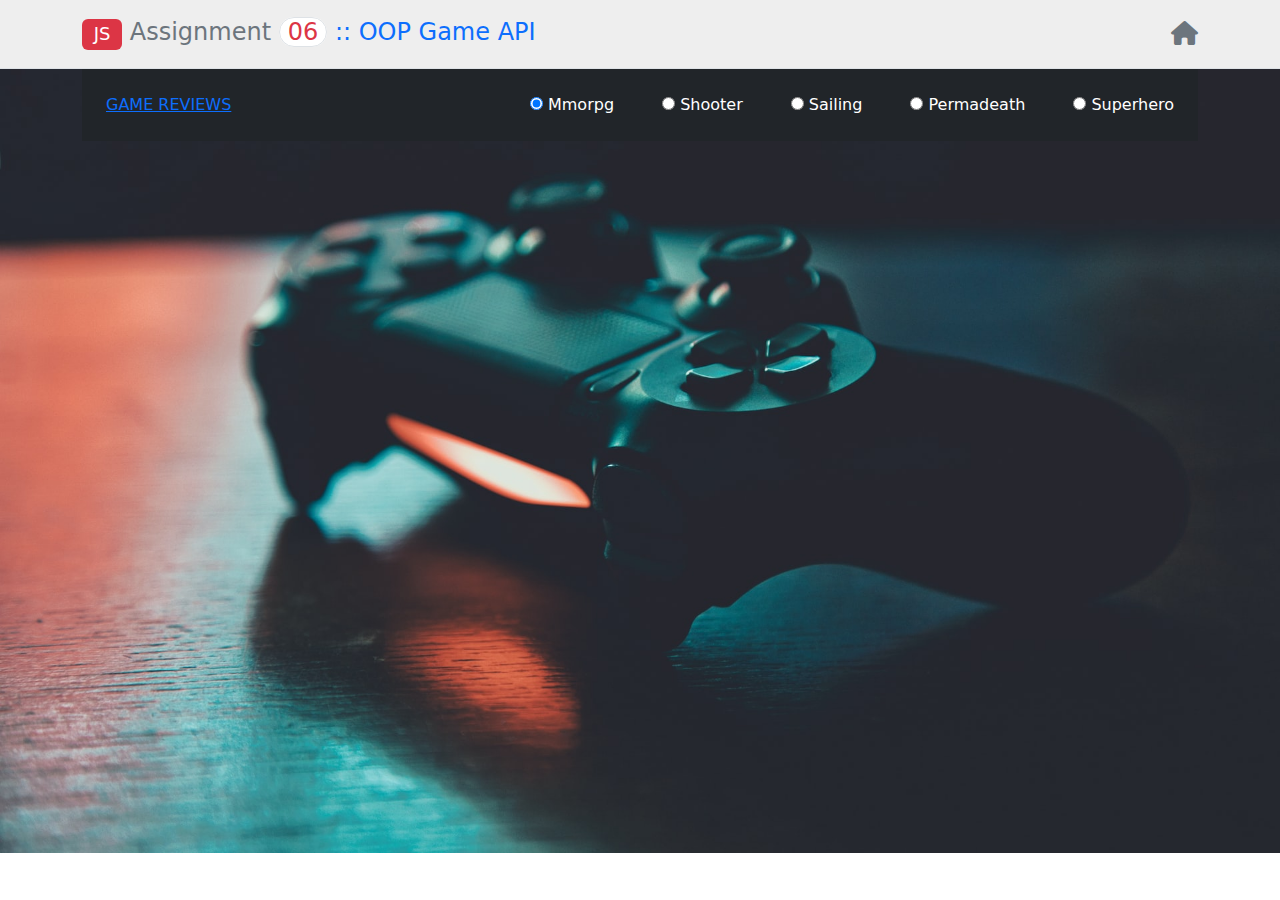
<file: JS-Assignment-06-oop-game-api/js-assignment-06-oop-game-api.html>
<!DOCTYPE html>
<html lang="en">
  <head>
    <meta charset="UTF-8" />
    <meta http-equiv="X-UA-Compatible" content="IE=edge" />
    <meta name="viewport" content="width=device-width, initial-scale=1.0" />

    <!-- Bootstrap -->
    <link rel="stylesheet" href="../assets/css/bootstrap.min.css" />
    <!-- Font-Awesome -->
    <link rel="stylesheet" href="../assets/css/all.min.css" />
    <!-- Custom Styles -->
    <link rel="stylesheet" href="css/style.css" />

    <title>JS :: Assignment 06 => OOP Game API</title>
  </head>

  <body style="min-height: 100vh">
    <header class="border-bottom" style="background-color: #eee">
      <div class="container">
        <div class="py-3 d-flex justify-content-between align-items-center">
          <h1 class="text-primary m-0 fs-4">
            <span class="badge bg-danger">JS</span>
            <span class="text-muted">Assignment</span>
            <span class="border rounded-4 px-2 text-danger bg-white">06</span>
            :: OOP Game API
          </h1>
          <a href="../index.html" style="font-size: 1.5rem" class="text-muted" title="Back to Home"
            ><i class="fa fa-home"></i
          ></a>
        </div>
      </div>
    </header>

    <div class="container">
      <!-- OOP Game API -->

      <nav class="nav bg-dark text-white d-flex justify-content-between p-4">
        <a href="" class="brand">GAME REVIEWS</a>
        <form action="" id="category-select">
          <ul class="d-flex gap-5 list-inline m-0">
            <li>
              <label for="mmorpg">
                <input type="radio" name="game-category" value="mmorpg" id="mmorpg" checked />
                Mmorpg
              </label>
            </li>
            <li>
              <label for="shooter">
                <input type="radio" name="game-category" value="shooter" id="shooter" />
                Shooter
              </label>
            </li>
            <li>
              <label for="sailing">
                <input type="radio" name="game-category" value="sailing" id="sailing" />
                Sailing
              </label>
            </li>
            <li>
              <label for="permadeath">
                <input type="radio" name="game-category" value="permadeath" id="permadeath" />
                Permadeath
              </label>
            </li>
            <li>
              <label for="superhero">
                <input type="radio" name="game-category" value="superhero" id="superhero" />
                Superhero
              </label>
            </li>
          </ul>
        </form>
      </nav>
    </div>

    <script type="module" src="js/main.js"></script>
  </body>
</html>
</file>
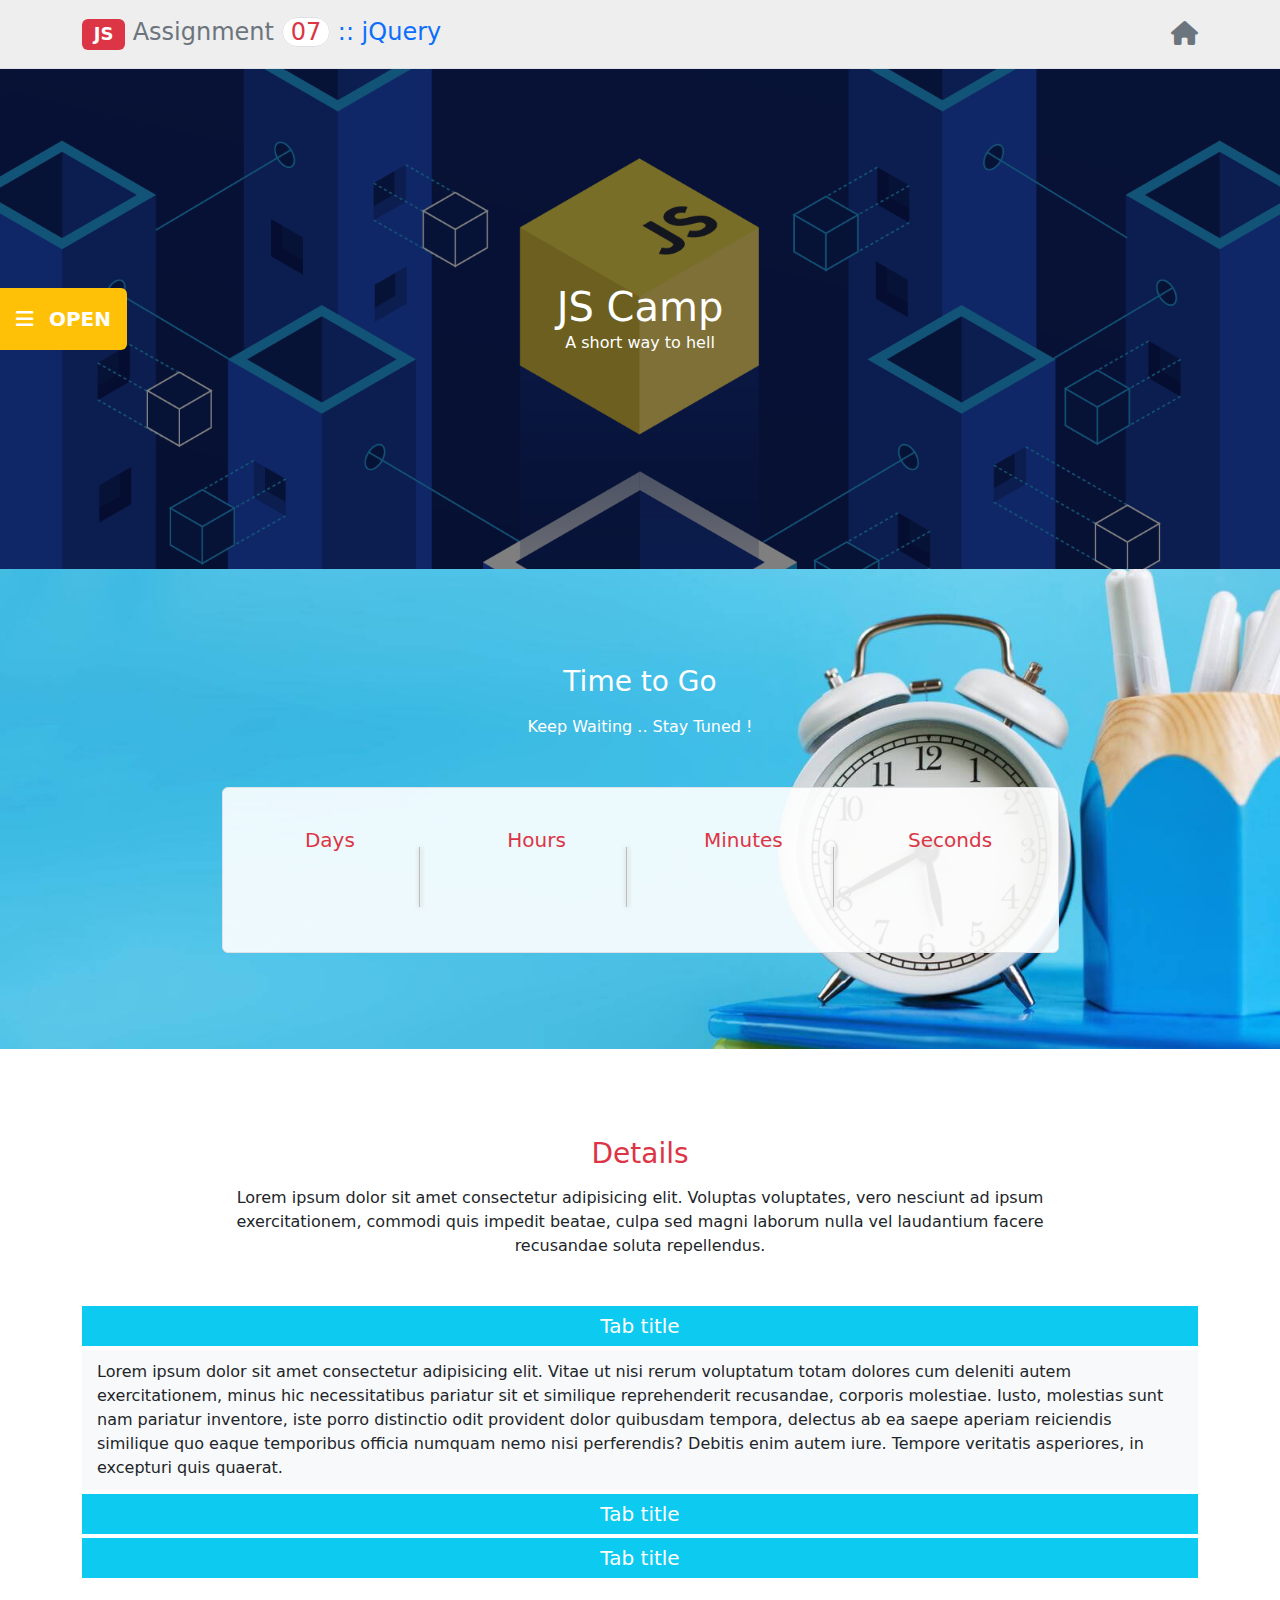
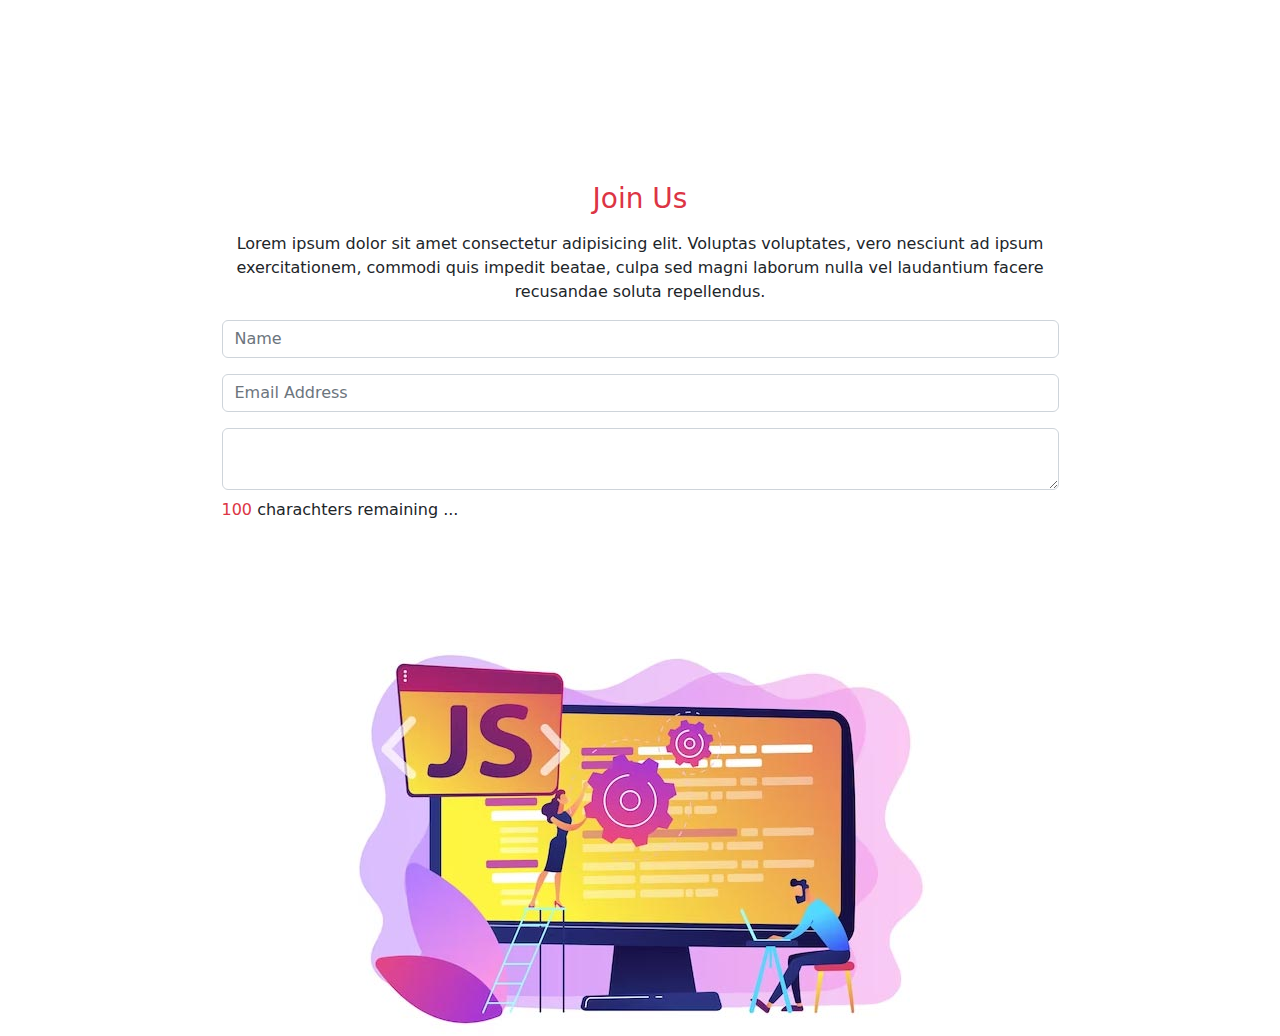
<file: JS-Assignment-07-jQuery/js-assignment-07-jQuery.html>
<!DOCTYPE html>
<html lang="en">
  <head>
    <meta charset="UTF-8" />
    <meta http-equiv="X-UA-Compatible" content="IE=edge" />
    <meta name="viewport" content="width=device-width, initial-scale=1.0" />

    <!-- Bootstrap -->
    <link rel="stylesheet" href="../assets/css/bootstrap.min.css" />
    <!-- Font-Awesome -->
    <link rel="stylesheet" href="../assets/css/all.min.css" />
    <!-- Custom Style -->
    <link rel="stylesheet" href="css/style.css" />

    <title>JS :: Assignment 07 => jQuery</title>
  </head>

  <body>
    <header class="border-bottom" style="background-color: #eee">
      <div class="container">
        <div class="py-3 d-flex justify-content-between align-items-center">
          <h1 class="text-primary m-0 fs-4">
            <span class="badge bg-danger">JS</span> <span class="text-muted">Assignment</span>
            <span class="border rounded-4 px-2 text-danger bg-white">07</span> :: jQuery
          </h1>
          <a href="../index.html" style="font-size: 1.5rem" class="text-muted" title="Back to Home"
            ><i class="fa fa-home"></i
          ></a>
        </div>
      </div>
    </header>

    <!-- Off-canvas Sliding nav -->
    <aside id="offcanvas" class="position-fixed p-3 bg-warning text-dark">
      <a id="close-vanvas" class="position-absolute end-0 me-2 fs-5 text-danger p-2" href="#!"
        ><i class="fa fa-times"></i
      ></a>
      <ul class="list-unstyled fs-5 fw-semibold mt-5 d-flex flex-column gap-3">
        <li><a href="#home">Home</a></li>
        <li><a href="#countdown">Duration</a></li>
        <li><a href="#acc-tabs">Details</a></li>
        <li><a href="#contact">Contact</a></li>
      </ul>
    </aside>
    <!-- END Off-canvas -->

    <!-- Hero Section with Nav Toggle Button -->
    <div
      id="home"
      class="hero-section text-white position-relative d-flex align-items-center justify-content-center"
    >
      <a
        id="menu-toggle"
        class="fs-5 position-absolute bg-warning text-white rounded-end p-3 text-decoration-none text-uppercase fw-semibold"
        href="#!"
        ><i class="fa fa-bars me-2"></i> Open</a
      >
      <div class="wrapper position-relative flex-grow-1 text-center">
        <h1 class="m-0">JS Camp</h1>
        <p class="m-0">A short way to hell</p>
      </div>
    </div>
    <!-- END Hero Section -->

    <!-- Countdown -->
    <section id="countdown" class="py-5 text-center">
      <div class="container my-5">
        <h4 class="mb-3 fs-3 text-white">Time to Go</h4>
        <p class="text-white">Keep Waiting .. Stay Tuned !</p>
        <div class="wrapper w-75 mx-auto border rounded my-5 p-3">
          <div class="row">
            <div class="col-3">
              <div class="wrapper">
                <h5 class="fw-normal pt-4 text-danger">Days</h5>
                <p class="fs-1" id="days"></p>
              </div>
            </div>
            <div class="col-3">
              <div class="wrapper">
                <h5 class="fw-normal pt-4 text-danger">Hours</h5>
                <p class="fs-1" id="hours"></p>
              </div>
            </div>
            <div class="col-3">
              <div class="wrapper">
                <h5 class="fw-normal pt-4 text-danger">Minutes</h5>
                <p class="fs-1" id="minutes"></p>
              </div>
            </div>
            <div class="col-3">
              <div class="wrapper">
                <h5 class="fw-normal pt-4 text-danger">Seconds</h5>
                <p class="fs-1" id="seconds"></p>
              </div>
            </div>
          </div>
        </div>
      </div>
    </section>
    <!-- END Countdown -->

    <div class="container py-4">
      <!-- Accordion Tabs -->
      <section id="acc-tabs" class="py-5 mb-3">
        <header class="w-75 mx-auto text-center mb-5 pt-3">
          <h4 class="mb-3 fs-3 text-danger">Details</h4>
          <p class="m-0">
            Lorem ipsum dolor sit amet consectetur adipisicing elit. Voluptas voluptates, vero
            nesciunt ad ipsum exercitationem, commodi quis impedit beatae, culpa sed magni laborum
            nulla vel laudantium facere recusandae soluta repellendus.
          </p>
        </header>
        <h3 class="fs-5 p-2 bg-info text-white text-center my-1">Tab title</h3>
        <div class="tab-content bg-light" style="display: block">
          <p class="m-0">
            Lorem ipsum dolor sit amet consectetur adipisicing elit. Vitae ut nisi rerum voluptatum
            totam dolores cum deleniti autem exercitationem, minus hic necessitatibus pariatur sit
            et similique reprehenderit recusandae, corporis molestiae. Iusto, molestias sunt nam
            pariatur inventore, iste porro distinctio odit provident dolor quibusdam tempora,
            delectus ab ea saepe aperiam reiciendis similique quo eaque temporibus officia numquam
            nemo nisi perferendis? Debitis enim autem iure. Tempore veritatis asperiores, in
            excepturi quis quaerat.
          </p>
        </div>
        <h3 class="fs-5 p-2 bg-info text-white text-center my-1">Tab title</h3>
        <div class="tab-content bg-light" style="display: none">
          <p class="m-0">
            Lorem ipsum dolor sit amet consectetur adipisicing elit. Vitae ut nisi rerum voluptatum
            totam dolores cum deleniti autem exercitationem, minus hic necessitatibus pariatur sit
            et similique reprehenderit recusandae, corporis molestiae. Iusto, molestias sunt nam
            pariatur inventore, iste porro distinctio odit provident dolor quibusdam tempora,
            delectus ab ea saepe aperiam reiciendis similique quo eaque temporibus officia numquam
            nemo nisi perferendis? Debitis enim autem iure. Tempore veritatis asperiores, in
            excepturi quis quaerat.
          </p>
        </div>
        <h3 class="fs-5 p-2 bg-info text-white text-center my-1">Tab title</h3>
        <div class="tab-content bg-light" style="display: none">
          <p class="m-0">
            Lorem ipsum dolor sit amet consectetur adipisicing elit. Vitae ut nisi rerum voluptatum
            totam dolores cum deleniti autem exercitationem, minus hic necessitatibus pariatur sit
            et similique reprehenderit recusandae, corporis molestiae. Iusto, molestias sunt nam
            pariatur inventore, iste porro distinctio odit provident dolor quibusdam tempora,
            delectus ab ea saepe aperiam reiciendis similique quo eaque temporibus officia numquam
            nemo nisi perferendis? Debitis enim autem iure. Tempore veritatis asperiores, in
            excepturi quis quaerat.
          </p>
        </div>
      </section>
      <!-- END Accordion Tabs -->
    </div>

    <!-- Charachters Counter -->
    <section id="contact" class="text-center py-5">
      <div class="container py-3 my-5">
        <div class="header w-75 mx-auto mb-3">
          <h4 class="mb-3 fs-3 text-danger">Join Us</h4>
          <p class="m-0">
            Lorem ipsum dolor sit amet consectetur adipisicing elit. Voluptas voluptates, vero
            nesciunt ad ipsum exercitationem, commodi quis impedit beatae, culpa sed magni laborum
            nulla vel laudantium facere recusandae soluta repellendus.
          </p>
          <form action="" class="mt-3">
            <div class="form-group mb-3">
              <input class="form-control" type="text" name="" id="" placeholder="Name" />
            </div>
            <div class="form-group mb-3">
              <input class="form-control" type="email" name="" id="" placeholder="Email Address" />
            </div>
            <div class="form-group">
              <textarea class="form-control" name="" id="user-msg"></textarea>
              <span class="valu-counter d-block text-start mt-2"
                ><span class="text-danger">100</span> charachters remaining ...</span
              >
            </div>
          </form>
        </div>
      </div>
    </section>
    <!-- END Charachters Counter -->

    <footer class="text-center">
      <img class="img-fluid" src="../assets/imgs/footer-banner.jpg" class="w-100" alt="" />
    </footer>

    <script src="https://cdnjs.cloudflare.com/ajax/libs/jquery/3.6.3/jquery.min.js"></script>
    <script src="js/scripts.js"></script>
  </body>
</html>
</file>
<file: JS-Assignment-05-weather-api/css/style.css>
body {
  background: url(../../assets/imgs/weather-page-bg.jpg) center bottom / cover no-repeat;
}

.container {
  max-width: 992px;
}

section {
  min-height: calc(100vh - 70px);
}

section > .wrapper {
  box-shadow: none;
  background: #fff;
}

.row .col-4 {
  margin: 0;
}

.wrapper {
  min-height: 300px;
  text-align: center;
  box-shadow: 0 2px 3px #858383;
}

#location .wrapper {
  background: radial-gradient(circle, rgba(173, 233, 242, 1) 50%, rgba(45, 181, 201, 1) 100%) !important;
  background: rgba(255, 255, 255, 0.5);
  border: 2px solid #7fbccf;
  color: #0e2c4b;
}

#location h1 {
  line-height: 1;
  word-break: break-all;
  text-shadow: 0 1px 1px rgba(255, 255, 255, 0.5);
}

.form-control:focus {
  box-shadow: 0 0 0 0.09rem rgb(13 110 253 / 25%) inset;
}

h2 small {
  display: block;
  margin: 15px 0;
  font-size: 0.8rem;
}

.cityCond img {
  max-width: 128px;
  display: block;
  margin: auto;
  padding: 10px;
  margin-bottom: 10px;
  border: 2px solid #fff;
  border-radius: 50%;
}

.cityName small {
  display: block;
  font-size: 0.8rem;
}

[id*="-info"].wrapper {
  color: #fff;
  background-image: linear-gradient(to bottom, #051937, #163e5f, #2b6887, #4894ac, #6dc2cf);
}

.search-result {
  z-index: 1;
}

.loader {
  position: absolute;
  width: 100%;
  height: 100%;
  background: #fff;
  top: 0;
  left: 0;
  align-items: center;
  justify-content: center;
}

.loader img {
  width: 48px;
}

#location-value {
  background: url(../../assets/imgs/search-loader.gif) calc(100% - 10px) center/0 no-repeat;
}

.cityTemp::after {
  content: "\2103";
  color: #fff;
  font-weight: lighter;
  font-size: 20px;
  padding-left: 5px;
}
</file>
<file: JS-Assignment-06-oop-game-api/css/style.css>
body {
  background: url(../../assets/imgs/games-bg.jpg) right top / 100% auto fixed no-repeat;
}

.badge {
  font-weight: normal;
}

h1,
h2,
h3,
h4,
h5,
h6,
p {
  line-height: normal;
}

#genre-select #game-details {
  z-index: 99;
}

#game-details .game-info .badge {
  width: 70px;
}

#games-list a {
  transition: all 0.2s linear;
}

#games-list a:hover {
  box-shadow: 0 0 5px #000;
  transform: translateY(-10px);
}

#loader {
  min-height: calc(100vh - 170px);
}

#loader img {
  max-width: 48px;
}
</file>
<file: JS-Assignment-07-jQuery/css/style.css>
@media (prefers-reduced-motion: no-preference) {
  :root {
    scroll-behavior: auto;
  }
}

.hero-section {
  height: 35vh;
  min-height: 500px;
  background: url(../../assets/imgs/js-banner.png) center top / cover no-repeat;
}

.hero-section:before {
  position: absolute;
  content: "";
  top: 0;
  left: 0;
  width: 100%;
  height: 100%;
  background: rgba(0, 0, 0, 0.5);
}

#menu-toggle {
  max-width: fit-content;
  left: 0;
  z-index: 9;
}

#offcanvas {
  height: 100vh;
  left: 0;
  top: 0;
  z-index: 9;
  min-width: 150px;
  display: none;
}

a {
  color: inherit;
  text-decoration: none;
}

#acc-tabs h3 {
  cursor: pointer;
  transition: all 0.2s linear;
}

#acc-tabs h3:hover {
  background: #0ba0be !important;
}

.tab-content {
  padding: 10px 15px;
  background: #fafafa;
  display: none;
}

#countdown {
  background: url(../../assets/imgs/time-bg.jpg) center center / cover no-repeat #eee;
}

#countdown .wrapper .wrapper {
  position: relative;
}

#countdown .row .col-3:not(:last-child) .wrapper:after {
  display: block;
  height: 60px;
  width: 0px;
  background: #ccc;
  content: "";
  position: absolute;
  top: calc(50% - 15px);
  right: 0;
  box-shadow: 0 0 5px #ccc;
  border-right: 1px solid #eee;
  border-left: 1px solid #bbb;
}

#countdown .wrapper .wrapper p {
  min-height: 60px;
}

#countdown .container > .wrapper {
  background: rgba(255, 255, 255, 0.9);
}
</file>
